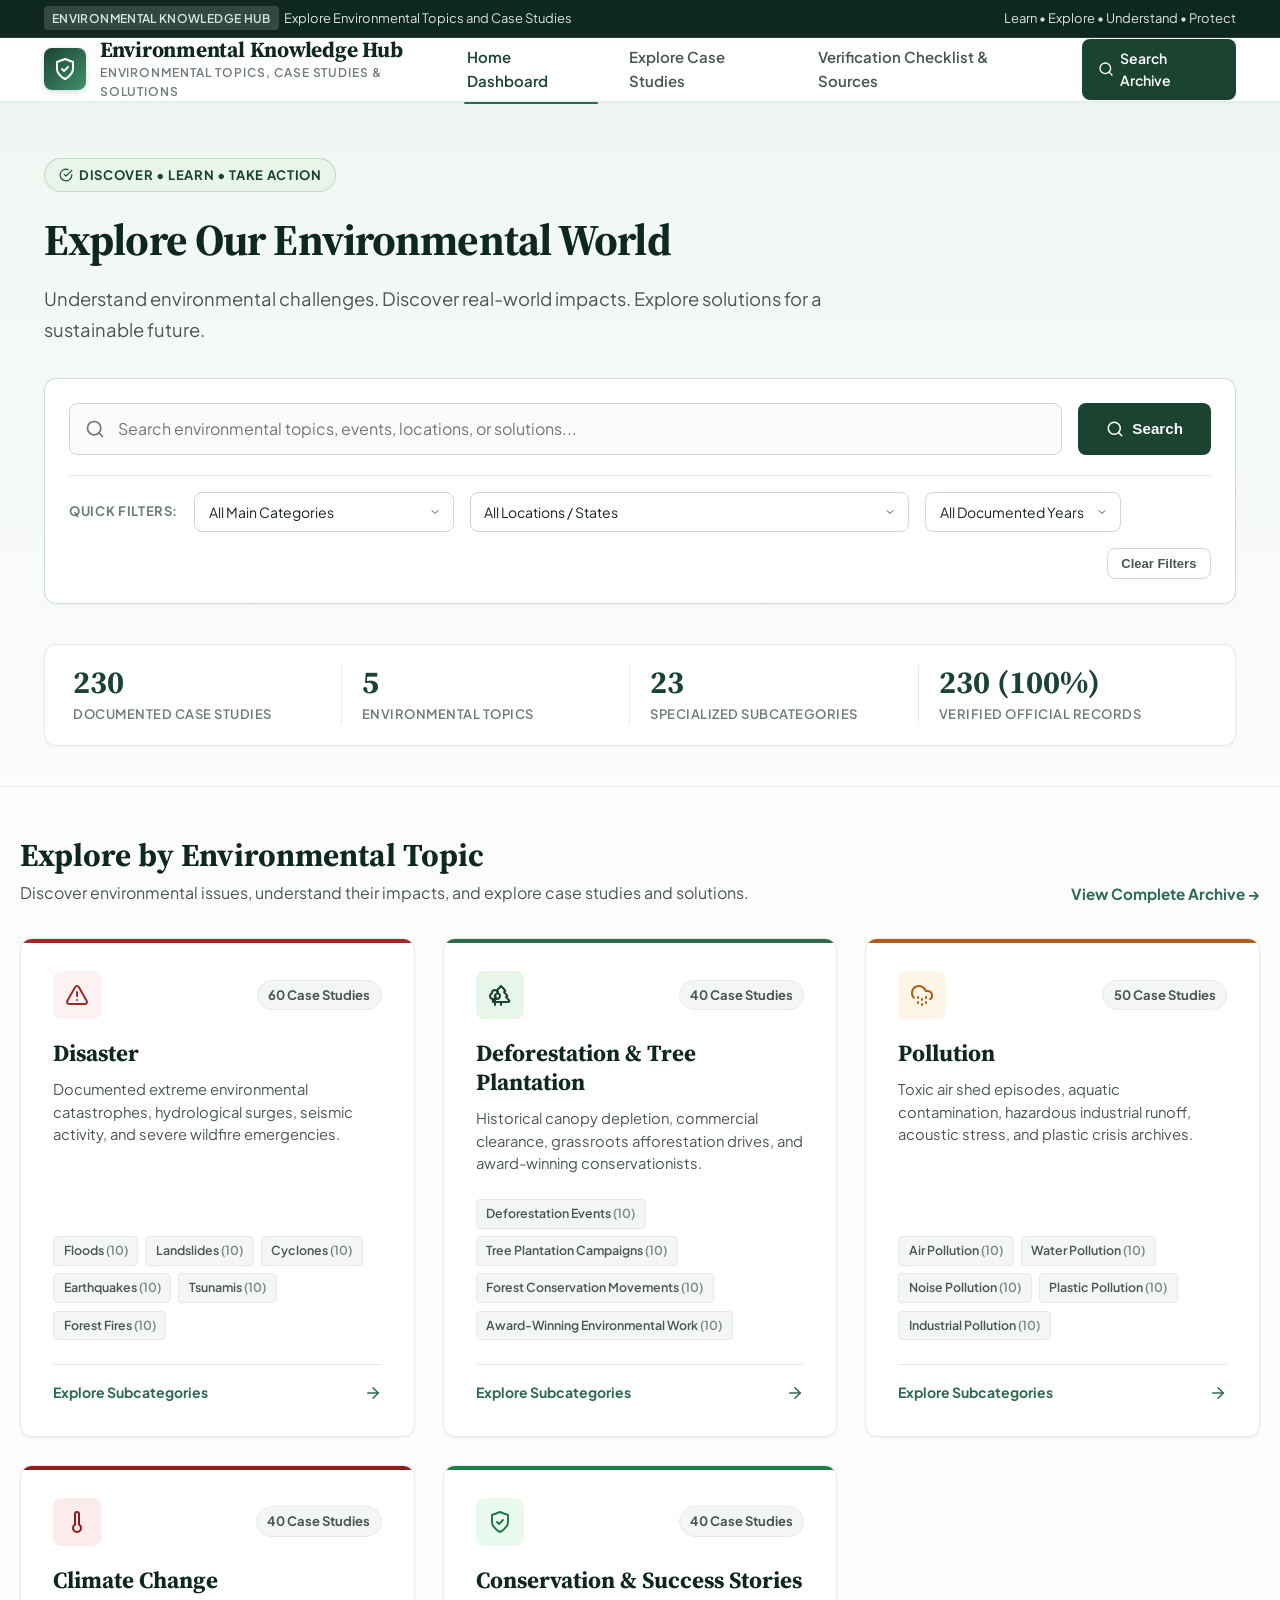
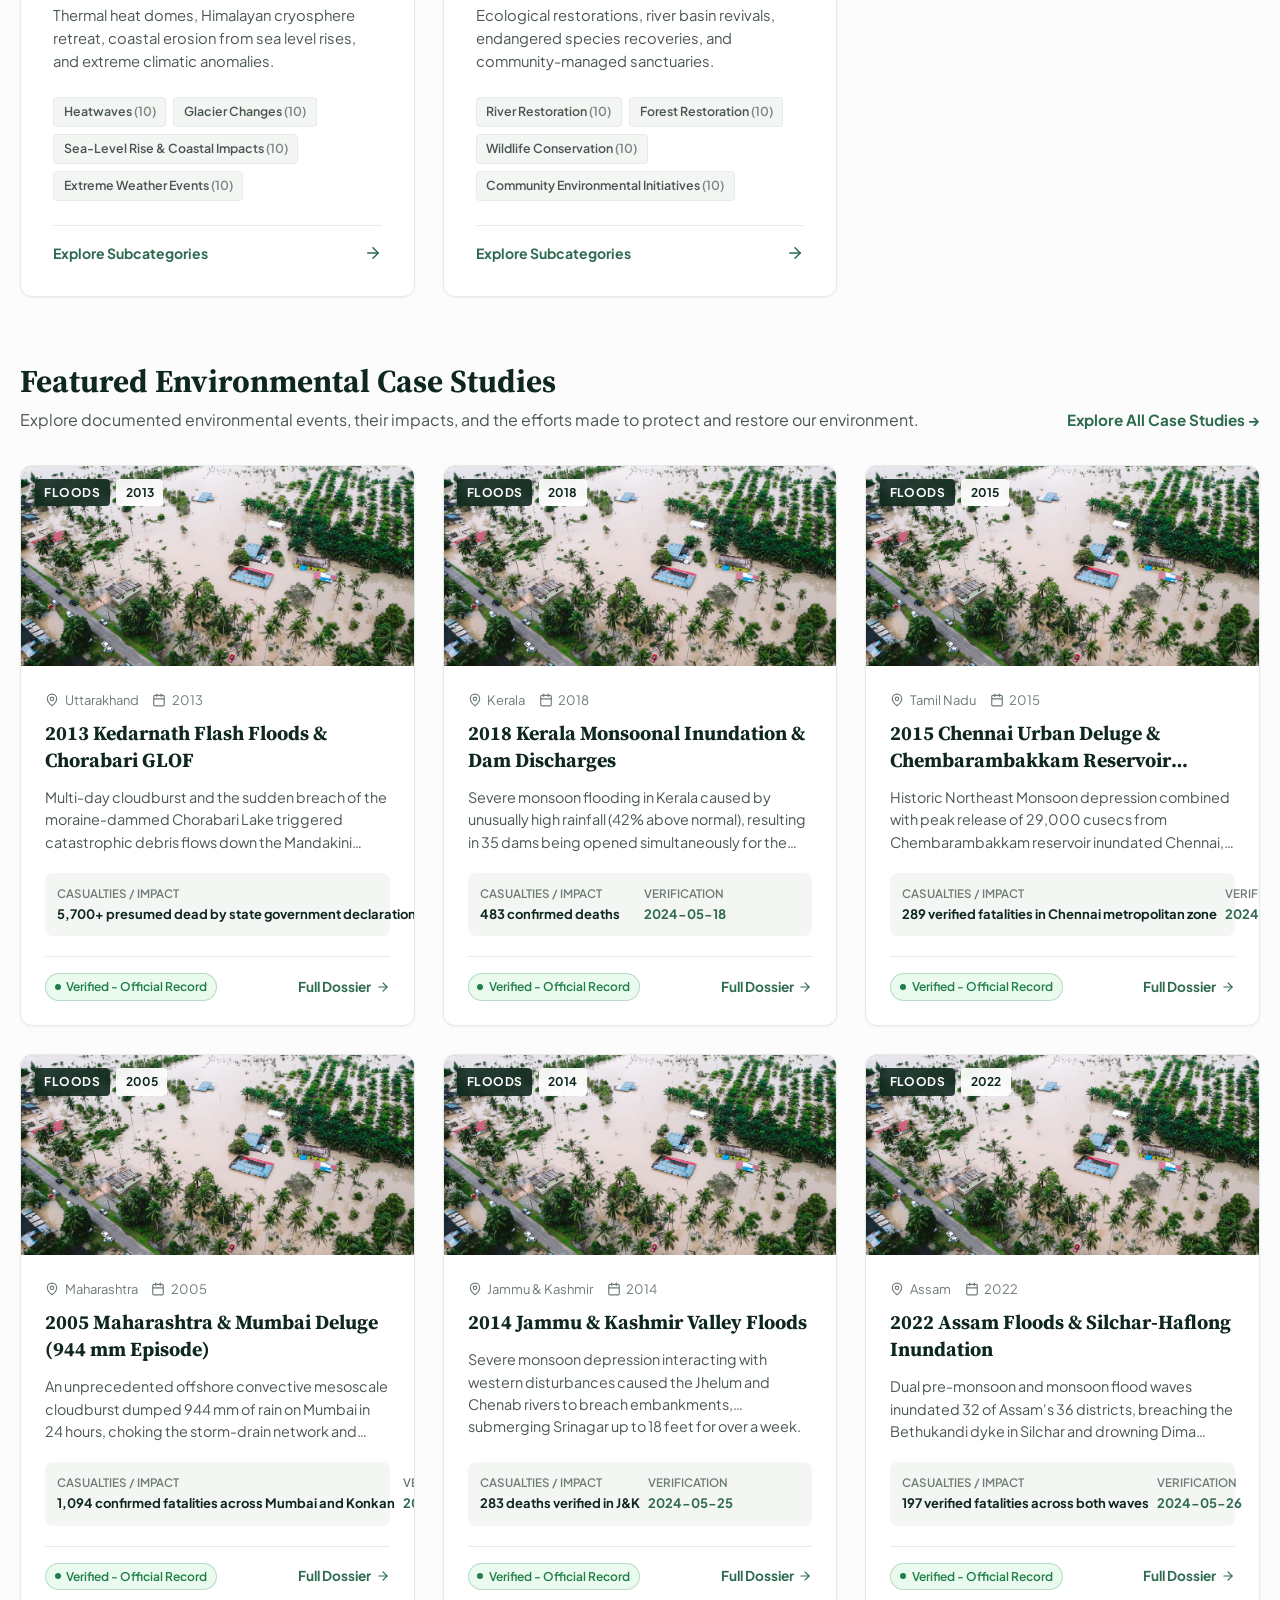
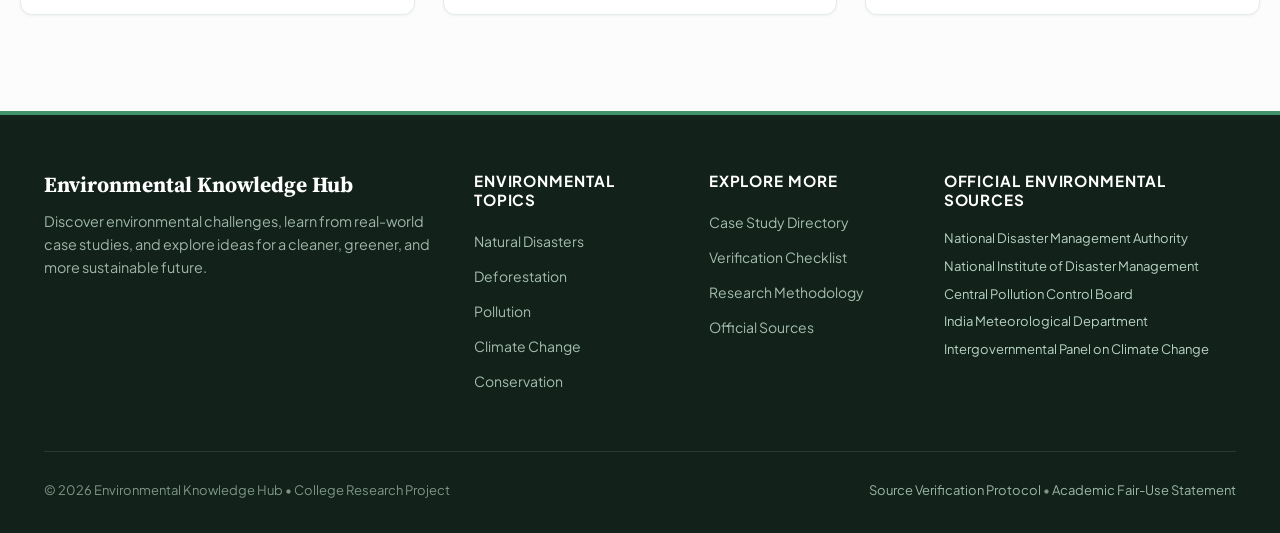
<file: index.html>
<!DOCTYPE html>
<html lang="en">
<head>
  <meta charset="UTF-8">
  <meta name="viewport" content="width=device-width, initial-scale=1.0">

  <title>Environmental Knowledge Hub | Explore Environmental Challenges</title>

  <meta name="description" content="Explore environmental disasters, pollution, climate change, deforestation, and conservation through real-world case studies and environmental knowledge.">

  <link rel="stylesheet" href="css/main.css">
  <link rel="stylesheet" href="css/components.css">
  <link rel="stylesheet" href="css/responsive.css">
</head>

<body>

  <!-- Top Notice Bar -->
  <div class="top-notice-bar">
    <div class="container top-notice-content">
      <span>
        <span class="badge-academic">Environmental Knowledge Hub</span>
        Explore Environmental Topics and Case Studies
      </span>
      <span>
        Learn • Explore • Understand • Protect
      </span>
    </div>
  </div>

  <!-- Main Header -->
  <header class="site-header">
    <div class="container header-inner">

      <a href="index.html" class="site-brand" id="brandLogoLink">
        <div class="brand-icon">
          <svg width="24" height="24" viewBox="0 0 24 24"
               fill="none" stroke="currentColor" stroke-width="2"
               stroke-linecap="round" stroke-linejoin="round">
            <path d="M12 22s8-4 8-10V5l-8-3-8 3v7c0 6 8 10 8 10z"/>
            <path d="m9 12 2 2 4-4"/>
          </svg>
        </div>

        <div class="brand-text">
          <h1>Environmental Knowledge Hub</h1>
          <span class="brand-subtitle">
            Environmental Topics, Case Studies &amp; Solutions
          </span>
        </div>
      </a>

      <button class="mobile-nav-toggle"
              id="mobileNavToggle"
              aria-label="Toggle navigation menu">
        <svg width="22" height="22" viewBox="0 0 24 24"
             fill="none" stroke="currentColor" stroke-width="2"
             stroke-linecap="round" stroke-linejoin="round">
          <line x1="4" x2="20" y1="12" y2="12"/>
          <line x1="4" x2="20" y1="6" y2="6"/>
          <line x1="4" x2="20" y1="18" y2="18"/>
        </svg>
      </button>

      <nav class="site-nav" id="siteNav">
        <a href="index.html" class="nav-link active">Home Dashboard</a>
        <a href="subcategories.html" class="nav-link">Explore Case Studies</a>
        <a href="about.html" class="nav-link">Verification Checklist &amp; Sources</a>
        <a href="subcategories.html" class="nav-btn">
          <svg width="16" height="16" viewBox="0 0 24 24"
               fill="none" stroke="currentColor" stroke-width="2"
               stroke-linecap="round" stroke-linejoin="round">
            <circle cx="11" cy="11" r="8"/>
            <path d="m21 21-4.3-4.3"/>
          </svg>
          Search Archive
        </a>
      </nav>

    </div>
  </header>

  <!-- Hero Section -->
  <section class="editorial-hero">
    <div class="container">

      <div class="hero-badge-wrap">
        <span class="hero-tag">
          <svg width="14" height="14" viewBox="0 0 24 24"
               fill="none" stroke="currentColor" stroke-width="2"
               stroke-linecap="round" stroke-linejoin="round">
            <path d="M22 11.08V12a10 10 0 1 1-5.93-9.14"/>
            <polyline points="22 4 12 14.01 9 11.01"/>
          </svg>
          Discover • Learn • Take Action
        </span>
      </div>

      <!-- Updated Main Heading -->
      <h2 class="hero-title">
        Explore Our Environmental World
      </h2>

      <!-- Updated Subtitle -->
      <p class="hero-lead">
        Understand environmental challenges. Discover real-world impacts.
        Explore solutions for a sustainable future.
      </p>

      <!-- Search Bar and Filters -->
      <div class="search-filter-wrapper">
        <form id="homeSearchForm">

          <div class="search-main-row">
            <div class="search-input-group">
              <svg class="search-icon" viewBox="0 0 24 24"
                   fill="none" stroke="currentColor" stroke-width="2"
                   stroke-linecap="round" stroke-linejoin="round">
                <circle cx="11" cy="11" r="8"/>
                <path d="m21 21-4.3-4.3"/>
              </svg>

              <input
                type="text"
                id="mainSearchInput"
                class="search-input"
                placeholder="Search environmental topics, events, locations, or solutions..."
                aria-label="Search environmental topics and case studies">
            </div>

            <button type="submit" class="btn-search" id="btnHomeSearch">
              <svg width="18" height="18" viewBox="0 0 24 24"
                   fill="none" stroke="currentColor" stroke-width="2"
                   stroke-linecap="round" stroke-linejoin="round">
                <circle cx="11" cy="11" r="8"/>
                <path d="m21 21-4.3-4.3"/>
              </svg>
              Search
            </button>
          </div>

          <div class="filter-row">
            <span class="filter-label">Quick Filters:</span>

            <select id="filterCategory" class="select-filter"
                    aria-label="Filter by Topic Category">
              <option value="all">All Main Categories</option>
            </select>

            <select id="filterLocation" class="select-filter"
                    aria-label="Filter by Location">
              <option value="all">All Locations / States</option>
            </select>

            <select id="filterYear" class="select-filter"
                    aria-label="Filter by Year">
              <option value="all">All Documented Years</option>
            </select>

            <button type="button" class="btn-reset-filters" id="btnResetFilters">
              Clear Filters
            </button>
          </div>

        </form>
      </div>

      <!-- Live Statistics -->
      <div class="live-stats-bar" id="liveStatsBar">

        <div class="stat-item">
          <span class="stat-value" id="statTotalStudies">--</span>
          <span class="stat-label">Documented Case Studies</span>
        </div>

        <div class="stat-item">
          <span class="stat-value" id="statTotalCategories">5</span>
          <span class="stat-label">Environmental Topics</span>
        </div>

        <div class="stat-item">
          <span class="stat-value" id="statTotalSubcategories">23</span>
          <span class="stat-label">Specialized Subcategories</span>
        </div>

        <div class="stat-item">
          <span class="stat-value" id="statVerifiedRatio">--</span>
          <span class="stat-label">Verified Official Records</span>
        </div>

      </div>
    </div>
  </section>

  <!-- Main Environmental Topics -->
  <main class="topics-section container" id="mainContent">

    <div class="section-header">
      <div>
        <h3 class="section-title">Explore by Environmental Topic</h3>
        <p class="section-desc">
          Discover environmental issues, understand their impacts,
          and explore case studies and solutions.
        </p>
      </div>

      <a href="subcategories.html"
         style="font-weight: 700; font-size: 0.95rem; color: var(--color-primary-700);">
        View Complete Archive →
      </a>
    </div>

    <!-- Topic Cards -->
    <div class="topics-grid" id="topicsGrid">
      <div class="state-container" style="grid-column: 1 / -1;">
        <div class="loading-spinner"></div>
        <p class="state-desc">Loading environmental topics...</p>
      </div>
    </div>

    <!-- Featured Case Studies -->
    <div style="margin-top: 4rem;">

      <div class="section-header">
        <div>
          <h3 class="section-title">Featured Environmental Case Studies</h3>
          <p class="section-desc">
            Explore documented environmental events, their impacts,
            and the efforts made to protect and restore our environment.
          </p>
        </div>

        <a href="subcategories.html"
           style="font-weight: 700; font-size: 0.95rem; color: var(--color-primary-700);">
          Explore All Case Studies →
        </a>
      </div>

      <div class="case-study-grid" id="recentStudiesGrid">
        <!-- Rendered dynamically by app.js -->
      </div>

    </div>
  </main>

  <!-- Footer -->
  <footer class="site-footer">
    <div class="container">

      <div class="footer-grid">

        <div class="footer-brand">
          <h3>Environmental Knowledge Hub</h3>
          <p class="footer-desc">
            Discover environmental challenges, learn from real-world
            case studies, and explore ideas for a cleaner, greener,
            and more sustainable future.
          </p>
        </div>

        <div class="footer-column">
          <h4>Environmental Topics</h4>
          <ul class="footer-links">
            <li><a href="subcategories.html?category=disaster">Natural Disasters</a></li>
            <li><a href="subcategories.html?category=deforestation">Deforestation</a></li>
            <li><a href="subcategories.html?category=pollution">Pollution</a></li>
            <li><a href="subcategories.html?category=climate-change">Climate Change</a></li>
            <li><a href="subcategories.html?category=conservation">Conservation</a></li>
          </ul>
        </div>

        <div class="footer-column">
          <h4>Explore More</h4>
          <ul class="footer-links">
            <li><a href="subcategories.html">Case Study Directory</a></li>
            <li><a href="about.html#audit-section">Verification Checklist</a></li>
            <li><a href="about.html#methodology">Research Methodology</a></li>
            <li><a href="about.html#sources-directory">Official Sources</a></li>
          </ul>
        </div>

        <div class="footer-column">
          <h4>Official Environmental Sources</h4>
          <ul class="footer-sources-list">
            <li>
              <a href="https://ndma.gov.in/" target="_blank" rel="noopener noreferrer">
                National Disaster Management Authority
              </a>
            </li>
            <li>
              <a href="https://nidm.gov.in/CaseStudies.asp" target="_blank" rel="noopener noreferrer">
                National Institute of Disaster Management
              </a>
            </li>
            <li>
              <a href="https://cpcb.nic.in/" target="_blank" rel="noopener noreferrer">
                Central Pollution Control Board
              </a>
            </li>
            <li>
              <a href="https://mausam.imd.gov.in/" target="_blank" rel="noopener noreferrer">
                India Meteorological Department
              </a>
            </li>
            <li>
              <a href="https://www.ipcc.ch/" target="_blank" rel="noopener noreferrer">
                Intergovernmental Panel on Climate Change
              </a>
            </li>
          </ul>
        </div>

      </div>

      <div class="footer-bottom">
        <div>
          © 2026 Environmental Knowledge Hub • College Research Project
        </div>

        <div>
          <a href="about.html">Source Verification Protocol</a>
          •
          <a href="about.html#disclaimer">Academic Fair-Use Statement</a>
        </div>
      </div>

    </div>
  </footer>

  <!-- JavaScript -->
  <script src="js/icons.js"></script>
  <script src="js/data-loader.js"></script>
  <script src="js/app.js"></script>
  <script src="data/api-integration.js"></script>

</body>
</html>
</file>
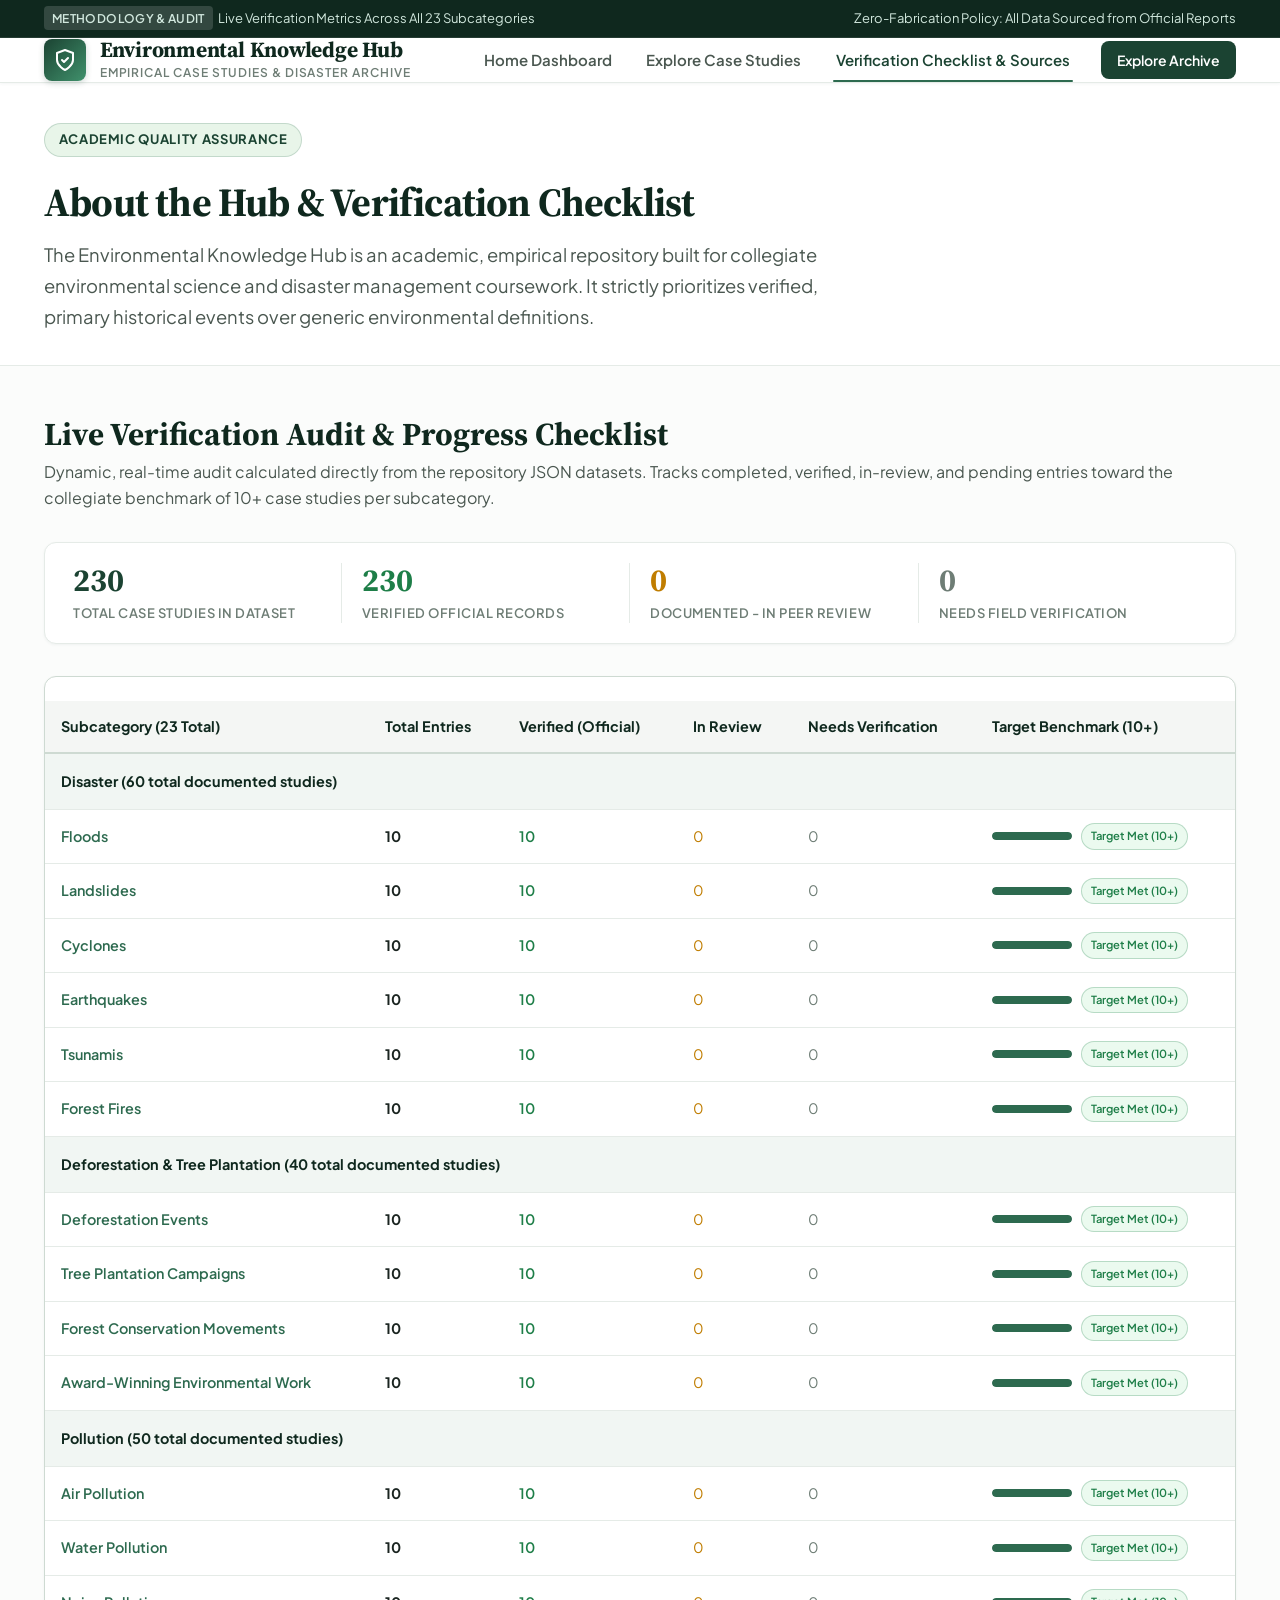
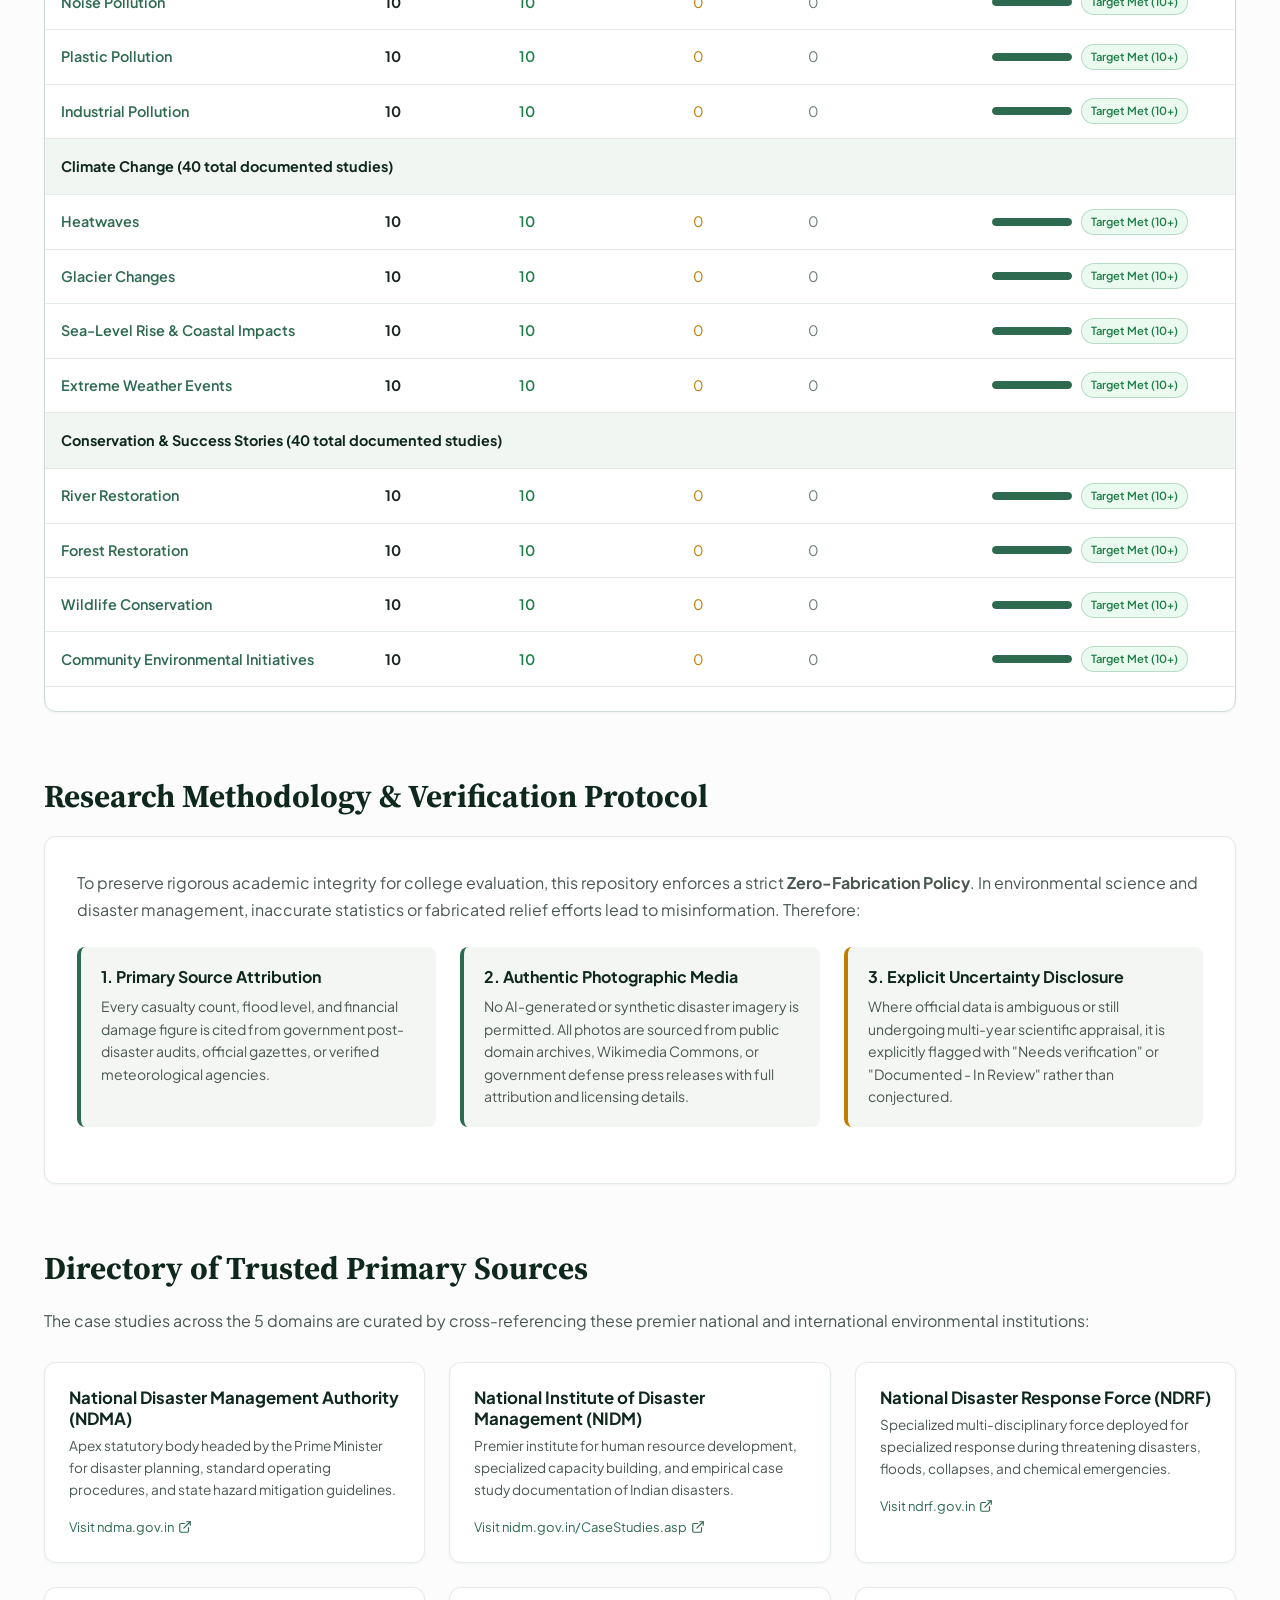
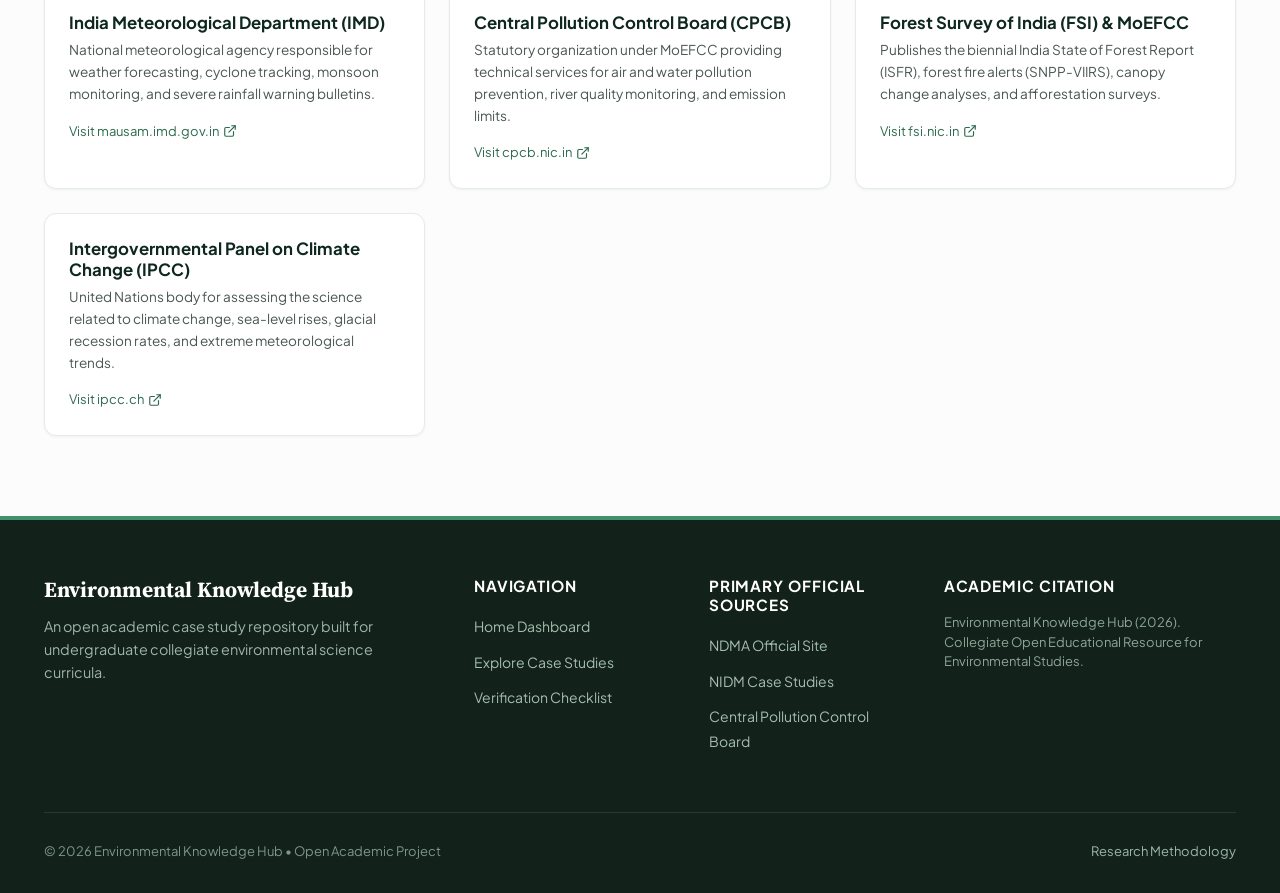
<file: about.html>
<!DOCTYPE html>
<html lang="en">
<head>
  <meta charset="UTF-8">
  <meta name="viewport" content="width=device-width, initial-scale=1.0">
  <title>About & Verification Checklist | Environmental Knowledge Hub</title>
  <meta name="description" content="Research methodology, source verification protocol, live audit breakdown across 23 environmental subcategories, and government archival directory.">
  <link rel="stylesheet" href="css/main.css">
  <link rel="stylesheet" href="css/components.css">
  <link rel="stylesheet" href="css/responsive.css">
</head>
<body>

  <!-- Top Academic Notice Bar -->
  <div class="top-notice-bar">
    <div class="container top-notice-content">
      <span>
        <span class="badge-academic">Methodology & Audit</span>
        Live Verification Metrics Across All 23 Subcategories
      </span>
      <span>
        Zero-Fabrication Policy: All Data Sourced from Official Reports
      </span>
    </div>
  </div>

  <!-- Main Site Header -->
  <header class="site-header">
    <div class="container header-inner">
      <a href="index.html" class="site-brand">
        <div class="brand-icon">
          <svg width="24" height="24" viewBox="0 0 24 24" fill="none" stroke="currentColor" stroke-width="2" stroke-linecap="round" stroke-linejoin="round">
            <path d="M12 22s8-4 8-10V5l-8-3-8 3v7c0 6 8 10 8 10z"/>
            <path d="m9 12 2 2 4-4"/>
          </svg>
        </div>
        <div class="brand-text">
          <h1>Environmental Knowledge Hub</h1>
          <span class="brand-subtitle">Empirical Case Studies & Disaster Archive</span>
        </div>
      </a>

      <button class="mobile-nav-toggle" id="mobileNavToggle" aria-label="Toggle navigation menu">
        <svg width="22" height="22" viewBox="0 0 24 24" fill="none" stroke="currentColor" stroke-width="2" stroke-linecap="round" stroke-linejoin="round">
          <line x1="4" x2="20" y1="12" y2="12"/><line x1="4" x2="20" y1="6" y2="6"/><line x1="4" x2="20" y1="18" y2="18"/>
        </svg>
      </button>

      <nav class="site-nav" id="siteNav">
        <a href="index.html" class="nav-link">Home Dashboard</a>
        <a href="subcategories.html" class="nav-link">Explore Case Studies</a>
        <a href="about.html" class="nav-link active">Verification Checklist & Sources</a>
        <a href="subcategories.html" class="nav-btn">Explore Archive</a>
      </nav>
    </div>
  </header>

  <!-- Hero Banner -->
  <div style="background-color: var(--bg-surface); border-bottom: 1px solid var(--border-subtle); padding: 2.5rem 0 2rem;">
    <div class="container">
      <div class="hero-badge-wrap">
        <span class="hero-tag">Academic Quality Assurance</span>
      </div>
      <h1 class="hero-title" style="font-size: 2.5rem; margin-bottom: 0.75rem;">
        About the Hub & Verification Checklist
      </h1>
      <p class="hero-lead" style="margin-bottom: 0;">
        The Environmental Knowledge Hub is an academic, empirical repository built for collegiate environmental science and disaster management coursework. It strictly prioritizes verified, primary historical events over generic environmental definitions.
      </p>
    </div>
  </div>

  <main class="container" style="padding-top: 3rem; padding-bottom: 5rem;">
    
    <!-- Section 1: Live Verification Audit Table -->
    <section id="audit-section" style="margin-bottom: 4rem;">
      <div class="section-header">
        <div>
          <h2 class="section-title">Live Verification Audit & Progress Checklist</h2>
          <p class="section-desc">
            Dynamic, real-time audit calculated directly from the repository JSON datasets. Tracks completed, verified, in-review, and pending entries toward the collegiate benchmark of 10+ case studies per subcategory.
          </p>
        </div>
      </div>

      <!-- Quick Metrics Counters -->
      <div class="live-stats-bar" style="margin-bottom: 2rem;">
        <div class="stat-item">
          <span class="stat-value" id="auditTotalStudies">--</span>
          <span class="stat-label">Total Case Studies in Dataset</span>
        </div>
        <div class="stat-item">
          <span class="stat-value" id="auditVerifiedCount" style="color: var(--color-success);">--</span>
          <span class="stat-label">Verified Official Records</span>
        </div>
        <div class="stat-item">
          <span class="stat-value" id="auditInReviewCount" style="color: var(--color-warning);">--</span>
          <span class="stat-label">Documented - In Peer Review</span>
        </div>
        <div class="stat-item">
          <span class="stat-value" id="auditUnverifiedCount" style="color: var(--text-muted);">--</span>
          <span class="stat-label">Needs Field Verification</span>
        </div>
      </div>

      <!-- Live Audit Table -->
      <div style="background: var(--bg-surface); border: 1px solid var(--border-medium); border-radius: var(--radius-lg); overflow-x: auto; box-shadow: var(--shadow-sm);">
        <table class="audit-table">
          <thead>
            <tr>
              <th style="min-width: 220px;">Subcategory (23 Total)</th>
              <th>Total Entries</th>
              <th>Verified (Official)</th>
              <th>In Review</th>
              <th>Needs Verification</th>
              <th style="min-width: 180px;">Target Benchmark (10+)</th>
            </tr>
          </thead>
          <tbody id="auditTableBody">
            <tr>
              <td colspan="6" style="text-align: center; padding: 2rem;">
                <div class="loading-spinner"></div>
                <p>Auditing case study records...</p>
              </td>
            </tr>
          </tbody>
        </table>
      </div>
    </section>

    <!-- Section 2: Research Methodology & Verification Protocol -->
    <section id="methodology" style="margin-bottom: 4rem;">
      <h2 class="section-title" style="margin-bottom: 1.25rem;">Research Methodology & Verification Protocol</h2>
      <div style="background: var(--bg-surface); border: 1px solid var(--border-subtle); border-radius: var(--radius-lg); padding: 2rem; box-shadow: var(--shadow-sm);">
        <p style="color: var(--text-secondary); line-height: 1.7; margin-bottom: 1.5rem;">
          To preserve rigorous academic integrity for college evaluation, this repository enforces a strict <strong>Zero-Fabrication Policy</strong>. In environmental science and disaster management, inaccurate statistics or fabricated relief efforts lead to misinformation. Therefore:
        </p>

        <div style="display: grid; grid-template-columns: repeat(auto-fit, minmax(280px, 1fr)); gap: 1.5rem; margin-bottom: 1.5rem;">
          <div style="background: var(--bg-surface-alt); padding: 1.25rem; border-radius: var(--radius-md); border-left: 4px solid var(--color-primary-700);">
            <h4 style="font-family: var(--font-body); font-size: 1rem; color: var(--color-primary-900); margin-bottom: 0.5rem;">1. Primary Source Attribution</h4>
            <p style="font-size: 0.875rem; color: var(--text-secondary); margin: 0;">
              Every casualty count, flood level, and financial damage figure is cited from government post-disaster audits, official gazettes, or verified meteorological agencies.
            </p>
          </div>

          <div style="background: var(--bg-surface-alt); padding: 1.25rem; border-radius: var(--radius-md); border-left: 4px solid var(--color-primary-700);">
            <h4 style="font-family: var(--font-body); font-size: 1rem; color: var(--color-primary-900); margin-bottom: 0.5rem;">2. Authentic Photographic Media</h4>
            <p style="font-size: 0.875rem; color: var(--text-secondary); margin: 0;">
              No AI-generated or synthetic disaster imagery is permitted. All photos are sourced from public domain archives, Wikimedia Commons, or government defense press releases with full attribution and licensing details.
            </p>
          </div>

          <div style="background: var(--bg-surface-alt); padding: 1.25rem; border-radius: var(--radius-md); border-left: 4px solid var(--color-warning);">
            <h4 style="font-family: var(--font-body); font-size: 1rem; color: var(--color-primary-900); margin-bottom: 0.5rem;">3. Explicit Uncertainty Disclosure</h4>
            <p style="font-size: 0.875rem; color: var(--text-secondary); margin: 0;">
              Where official data is ambiguous or still undergoing multi-year scientific appraisal, it is explicitly flagged with "Needs verification" or "Documented - In Review" rather than conjectured.
            </p>
          </div>
        </div>
      </div>
    </section>

    <!-- Section 3: Official Trusted Scientific & Government Directory -->
    <section id="sources-directory">
      <h2 class="section-title" style="margin-bottom: 1.25rem;">Directory of Trusted Primary Sources</h2>
      <p class="section-desc" style="margin-bottom: 1.75rem;">
        The case studies across the 5 domains are curated by cross-referencing these premier national and international environmental institutions:
      </p>

      <div style="display: grid; grid-template-columns: repeat(auto-fit, minmax(320px, 1fr)); gap: 1.5rem;">
        
        <div class="sidebar-box">
          <h4 style="font-family: var(--font-body); font-size: 1.05rem; color: var(--color-primary-900); margin-bottom: 0.4rem;">
            National Disaster Management Authority (NDMA)
          </h4>
          <p style="font-size: 0.85rem; color: var(--text-secondary); margin-bottom: 0.75rem;">
            Apex statutory body headed by the Prime Minister for disaster planning, standard operating procedures, and state hazard mitigation guidelines.
          </p>
          <a href="https://ndma.gov.in/" target="_blank" rel="noopener noreferrer" class="reference-link">
            Visit ndma.gov.in <svg width="14" height="14" viewBox="0 0 24 24" fill="none" stroke="currentColor" stroke-width="2" stroke-linecap="round" stroke-linejoin="round"><path d="M18 13v6a2 2 0 0 1-2 2H5a2 2 0 0 1-2-2V8a2 2 0 0 1 2-2h6"/><polyline points="15 3 21 3 21 9"/><line x1="10" y1="14" x2="21" y2="3"/></svg>
          </a>
        </div>

        <div class="sidebar-box">
          <h4 style="font-family: var(--font-body); font-size: 1.05rem; color: var(--color-primary-900); margin-bottom: 0.4rem;">
            National Institute of Disaster Management (NIDM)
          </h4>
          <p style="font-size: 0.85rem; color: var(--text-secondary); margin-bottom: 0.75rem;">
            Premier institute for human resource development, specialized capacity building, and empirical case study documentation of Indian disasters.
          </p>
          <a href="https://nidm.gov.in/CaseStudies.asp" target="_blank" rel="noopener noreferrer" class="reference-link">
            Visit nidm.gov.in/CaseStudies.asp <svg width="14" height="14" viewBox="0 0 24 24" fill="none" stroke="currentColor" stroke-width="2" stroke-linecap="round" stroke-linejoin="round"><path d="M18 13v6a2 2 0 0 1-2 2H5a2 2 0 0 1-2-2V8a2 2 0 0 1 2-2h6"/><polyline points="15 3 21 3 21 9"/><line x1="10" y1="14" x2="21" y2="3"/></svg>
          </a>
        </div>

        <div class="sidebar-box">
          <h4 style="font-family: var(--font-body); font-size: 1.05rem; color: var(--color-primary-900); margin-bottom: 0.4rem;">
            National Disaster Response Force (NDRF)
          </h4>
          <p style="font-size: 0.85rem; color: var(--text-secondary); margin-bottom: 0.75rem;">
            Specialized multi-disciplinary force deployed for specialized response during threatening disasters, floods, collapses, and chemical emergencies.
          </p>
          <a href="https://ndrf.gov.in/" target="_blank" rel="noopener noreferrer" class="reference-link">
            Visit ndrf.gov.in <svg width="14" height="14" viewBox="0 0 24 24" fill="none" stroke="currentColor" stroke-width="2" stroke-linecap="round" stroke-linejoin="round"><path d="M18 13v6a2 2 0 0 1-2 2H5a2 2 0 0 1-2-2V8a2 2 0 0 1 2-2h6"/><polyline points="15 3 21 3 21 9"/><line x1="10" y1="14" x2="21" y2="3"/></svg>
          </a>
        </div>

        <div class="sidebar-box">
          <h4 style="font-family: var(--font-body); font-size: 1.05rem; color: var(--color-primary-900); margin-bottom: 0.4rem;">
            India Meteorological Department (IMD)
          </h4>
          <p style="font-size: 0.85rem; color: var(--text-secondary); margin-bottom: 0.75rem;">
            National meteorological agency responsible for weather forecasting, cyclone tracking, monsoon monitoring, and severe rainfall warning bulletins.
          </p>
          <a href="https://mausam.imd.gov.in/" target="_blank" rel="noopener noreferrer" class="reference-link">
            Visit mausam.imd.gov.in <svg width="14" height="14" viewBox="0 0 24 24" fill="none" stroke="currentColor" stroke-width="2" stroke-linecap="round" stroke-linejoin="round"><path d="M18 13v6a2 2 0 0 1-2 2H5a2 2 0 0 1-2-2V8a2 2 0 0 1 2-2h6"/><polyline points="15 3 21 3 21 9"/><line x1="10" y1="14" x2="21" y2="3"/></svg>
          </a>
        </div>

        <div class="sidebar-box">
          <h4 style="font-family: var(--font-body); font-size: 1.05rem; color: var(--color-primary-900); margin-bottom: 0.4rem;">
            Central Pollution Control Board (CPCB)
          </h4>
          <p style="font-size: 0.85rem; color: var(--text-secondary); margin-bottom: 0.75rem;">
            Statutory organization under MoEFCC providing technical services for air and water pollution prevention, river quality monitoring, and emission limits.
          </p>
          <a href="https://cpcb.nic.in/" target="_blank" rel="noopener noreferrer" class="reference-link">
            Visit cpcb.nic.in <svg width="14" height="14" viewBox="0 0 24 24" fill="none" stroke="currentColor" stroke-width="2" stroke-linecap="round" stroke-linejoin="round"><path d="M18 13v6a2 2 0 0 1-2 2H5a2 2 0 0 1-2-2V8a2 2 0 0 1 2-2h6"/><polyline points="15 3 21 3 21 9"/><line x1="10" y1="14" x2="21" y2="3"/></svg>
          </a>
        </div>

        <div class="sidebar-box">
          <h4 style="font-family: var(--font-body); font-size: 1.05rem; color: var(--color-primary-900); margin-bottom: 0.4rem;">
            Forest Survey of India (FSI) & MoEFCC
          </h4>
          <p style="font-size: 0.85rem; color: var(--text-secondary); margin-bottom: 0.75rem;">
            Publishes the biennial India State of Forest Report (ISFR), forest fire alerts (SNPP-VIIRS), canopy change analyses, and afforestation surveys.
          </p>
          <a href="https://fsi.nic.in/" target="_blank" rel="noopener noreferrer" class="reference-link">
            Visit fsi.nic.in <svg width="14" height="14" viewBox="0 0 24 24" fill="none" stroke="currentColor" stroke-width="2" stroke-linecap="round" stroke-linejoin="round"><path d="M18 13v6a2 2 0 0 1-2 2H5a2 2 0 0 1-2-2V8a2 2 0 0 1 2-2h6"/><polyline points="15 3 21 3 21 9"/><line x1="10" y1="14" x2="21" y2="3"/></svg>
          </a>
        </div>

        <div class="sidebar-box">
          <h4 style="font-family: var(--font-body); font-size: 1.05rem; color: var(--color-primary-900); margin-bottom: 0.4rem;">
            Intergovernmental Panel on Climate Change (IPCC)
          </h4>
          <p style="font-size: 0.85rem; color: var(--text-secondary); margin-bottom: 0.75rem;">
            United Nations body for assessing the science related to climate change, sea-level rises, glacial recession rates, and extreme meteorological trends.
          </p>
          <a href="https://www.ipcc.ch/" target="_blank" rel="noopener noreferrer" class="reference-link">
            Visit ipcc.ch <svg width="14" height="14" viewBox="0 0 24 24" fill="none" stroke="currentColor" stroke-width="2" stroke-linecap="round" stroke-linejoin="round"><path d="M18 13v6a2 2 0 0 1-2 2H5a2 2 0 0 1-2-2V8a2 2 0 0 1 2-2h6"/><polyline points="15 3 21 3 21 9"/><line x1="10" y1="14" x2="21" y2="3"/></svg>
          </a>
        </div>
      </div>
    </section>

  </main>

  <!-- Footer -->
  <footer class="site-footer">
    <div class="container">
      <div class="footer-grid">
        <div class="footer-brand">
          <h3>Environmental Knowledge Hub</h3>
          <p class="footer-desc">
            An open academic case study repository built for undergraduate collegiate environmental science curricula.
          </p>
        </div>

        <div class="footer-column">
          <h4>Navigation</h4>
          <ul class="footer-links">
            <li><a href="index.html">Home Dashboard</a></li>
            <li><a href="subcategories.html">Explore Case Studies</a></li>
            <li><a href="about.html">Verification Checklist</a></li>
          </ul>
        </div>

        <div class="footer-column">
          <h4>Primary Official Sources</h4>
          <ul class="footer-links">
            <li><a href="https://ndma.gov.in/" target="_blank" rel="noopener noreferrer">NDMA Official Site</a></li>
            <li><a href="https://nidm.gov.in/CaseStudies.asp" target="_blank" rel="noopener noreferrer">NIDM Case Studies</a></li>
            <li><a href="https://cpcb.nic.in/" target="_blank" rel="noopener noreferrer">Central Pollution Control Board</a></li>
          </ul>
        </div>

        <div class="footer-column">
          <h4>Academic Citation</h4>
          <p style="font-size: 0.8125rem; color: #8da698; line-height: 1.5;">
            Environmental Knowledge Hub (2026). Collegiate Open Educational Resource for Environmental Studies.
          </p>
        </div>
      </div>

      <div class="footer-bottom">
        <div>
          © 2026 Environmental Knowledge Hub • Open Academic Project
        </div>
        <div>
          <a href="about.html#methodology">Research Methodology</a>
        </div>
      </div>
    </div>
  </footer>

  <script src="js/icons.js"></script>
  <script src="js/data-loader.js"></script>
  <script src="js/verification-audit.js"></script>
</body>
</html>
</file>
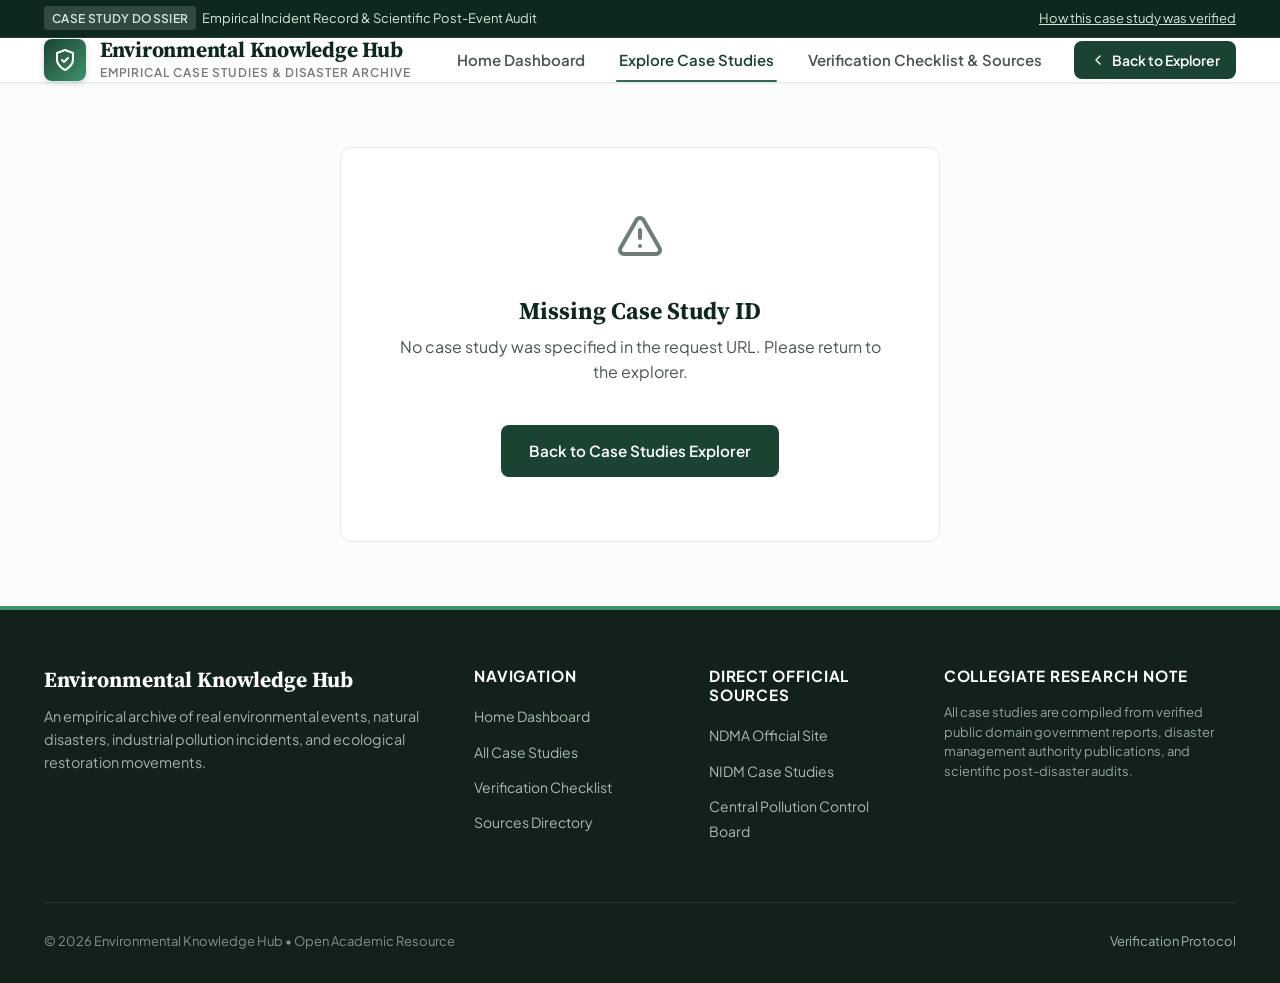
<file: case-study.html>
<!DOCTYPE html>
<html lang="en">
<head>
  <meta charset="UTF-8">
  <meta name="viewport" content="width=device-width, initial-scale=1.0">
  <title>Case Study Dossier | Environmental Knowledge Hub</title>
  <meta name="description" content="In-depth factual environmental case study dossier with chronology, damages, rescue mobilization, and verified government references.">
  <link rel="stylesheet" href="css/main.css">
  <link rel="stylesheet" href="css/components.css">
  <link rel="stylesheet" href="css/responsive.css">
</head>
<body>

  <!-- Top Academic Notice Bar -->
  <div class="top-notice-bar">
    <div class="container top-notice-content">
      <span>
        <span class="badge-academic">Case Study Dossier</span>
        Empirical Incident Record & Scientific Post-Event Audit
      </span>
      <span>
        <a href="about.html" style="color: #d1e7dd; text-decoration: underline;">How this case study was verified</a>
      </span>
    </div>
  </div>

  <!-- Main Site Header -->
  <header class="site-header">
    <div class="container header-inner">
      <a href="index.html" class="site-brand">
        <div class="brand-icon">
          <svg width="24" height="24" viewBox="0 0 24 24" fill="none" stroke="currentColor" stroke-width="2" stroke-linecap="round" stroke-linejoin="round">
            <path d="M12 22s8-4 8-10V5l-8-3-8 3v7c0 6 8 10 8 10z"/>
            <path d="m9 12 2 2 4-4"/>
          </svg>
        </div>
        <div class="brand-text">
          <h1>Environmental Knowledge Hub</h1>
          <span class="brand-subtitle">Empirical Case Studies & Disaster Archive</span>
        </div>
      </a>

      <button class="mobile-nav-toggle" id="mobileNavToggle" aria-label="Toggle navigation menu">
        <svg width="22" height="22" viewBox="0 0 24 24" fill="none" stroke="currentColor" stroke-width="2" stroke-linecap="round" stroke-linejoin="round">
          <line x1="4" x2="20" y1="12" y2="12"/><line x1="4" x2="20" y1="6" y2="6"/><line x1="4" x2="20" y1="18" y2="18"/>
        </svg>
      </button>

      <nav class="site-nav" id="siteNav">
        <a href="index.html" class="nav-link">Home Dashboard</a>
        <a href="subcategories.html" class="nav-link active">Explore Case Studies</a>
        <a href="about.html" class="nav-link">Verification Checklist & Sources</a>
        <a href="subcategories.html" class="nav-btn">
          <svg width="16" height="16" viewBox="0 0 24 24" fill="none" stroke="currentColor" stroke-width="2" stroke-linecap="round" stroke-linejoin="round">
            <polyline points="15 18 9 12 15 6"></polyline>
          </svg>
          Back to Explorer
        </a>
      </nav>
    </div>
  </header>

  <!-- Container for Case Study Content (Handled by case-study-detail.js) -->
  <div id="caseDetailContainer">
    <!-- Header & Fact Banner -->
    <section class="case-detail-header">
      <div class="container">
        <nav class="breadcrumbs" id="detailBreadcrumbs" aria-label="Breadcrumb navigation">
          <!-- Rendered dynamically -->
        </nav>

        <div id="detailHeaderBlock">
          <!-- Rendered dynamically -->
        </div>

        <div class="case-key-facts-panel" id="detailKeyFacts">
          <!-- Rendered dynamically -->
        </div>
      </div>
    </section>

    <!-- Main Content Layout -->
    <main class="container">
      <div class="detail-content-layout">
        <!-- Main Dossier Column -->
        <div class="detail-main-column">
          <!-- Photographic Media with Credit & License -->
          <div id="detailMediaContainer">
            <!-- Rendered dynamically -->
          </div>

          <!-- Section 1: Chronological Event Timeline -->
          <div class="detail-section-block">
            <h3 class="detail-section-title">
              <svg width="20" height="20" viewBox="0 0 24 24" fill="none" stroke="currentColor" stroke-width="2" stroke-linecap="round" stroke-linejoin="round">
                <circle cx="12" cy="12" r="10"/><polyline points="12 6 12 12 16 14"/>
              </svg>
              Chronological Event Timeline
            </h3>
            <div id="detailTimeline"></div>
          </div>

          <!-- Section 2: Verified Causes & Triggering Factors -->
          <div class="detail-section-block">
            <h3 class="detail-section-title">
              <svg width="20" height="20" viewBox="0 0 24 24" fill="none" stroke="currentColor" stroke-width="2" stroke-linecap="round" stroke-linejoin="round">
                <path d="m21.73 18-8-14a2 2 0 0 0-3.48 0l-8 14A2 2 0 0 0 4 21h16a2 2 0 0 0 1.73-3Z"/><line x1="12" y1="9" x2="12" y2="13"/><line x1="12" y1="17" x2="12.01" y2="17"/>
              </svg>
              Reported Causes & Triggering Mechanisms
            </h3>
            <div id="detailCauses"></div>
          </div>

          <!-- Section 3: Comprehensive Impact & Damage Assessment -->
          <div class="detail-section-block">
            <h3 class="detail-section-title">
              <svg width="20" height="20" viewBox="0 0 24 24" fill="none" stroke="currentColor" stroke-width="2" stroke-linecap="round" stroke-linejoin="round">
                <path d="M16 21v-2a4 4 0 0 0-4-4H6a4 4 0 0 0-4 4v2"/><circle cx="9" cy="7" r="4"/><path d="M22 21v-2a4 4 0 0 0-3-3.87"/><path d="M16 3.13a4 4 0 0 1 0 7.75"/>
              </svg>
              Human, Ecological & Economic Damage Assessment
            </h3>
            <div id="detailImpact"></div>
          </div>

          <!-- Section 4: Emergency Response & Rescue Mobilization -->
          <div class="detail-section-block">
            <h3 class="detail-section-title">
              <svg width="20" height="20" viewBox="0 0 24 24" fill="none" stroke="currentColor" stroke-width="2" stroke-linecap="round" stroke-linejoin="round">
                <path d="M12 22s8-4 8-10V5l-8-3-8 3v7c0 6 8 10 8 10z"/><path d="m9 12 2 2 4-4"/>
              </svg>
              Government Response & Rescue Operations
            </h3>
            <div id="detailRescue"></div>
          </div>

          <!-- Section 5: Relief, Rehabilitation & Subsequent Solutions -->
          <div class="detail-section-block">
            <h3 class="detail-section-title">
              <svg width="20" height="20" viewBox="0 0 24 24" fill="none" stroke="currentColor" stroke-width="2" stroke-linecap="round" stroke-linejoin="round">
                <path d="M22 11.08V12a10 10 0 1 1-5.93-9.14"/><polyline points="22 4 12 14.01 9 11.01"/>
              </svg>
              Relief, Long-term Rehabilitation & Institutional Reforms
            </h3>
            <div id="detailRelief"></div>
          </div>

          <!-- Section 6: Official References & Archival Sources -->
          <div class="detail-section-block">
            <h3 class="detail-section-title">
              <svg width="20" height="20" viewBox="0 0 24 24" fill="none" stroke="currentColor" stroke-width="2" stroke-linecap="round" stroke-linejoin="round">
                <path d="M14 2H6a2 2 0 0 0-2 2v16a2 2 0 0 0 2 2h12a2 2 0 0 0 2-2V8z"/><polyline points="14 2 14 8 20 8"/><line x1="16" y1="13" x2="8" y2="13"/><line x1="16" y1="17" x2="8" y2="17"/><polyline points="10 9 9 9 8 9"/>
              </svg>
              Official References & Primary Scientific Documentation
            </h3>
            <div id="detailReferences"></div>
          </div>
        </div>

        <!-- Sidebar Column -->
        <aside class="detail-sidebar">
          <!-- Verification Box -->
          <div class="sidebar-box">
            <h4 class="sidebar-box-title">Source Verification Audit</h4>
            <div id="sidebarVerificationBox">
              <!-- Rendered dynamically -->
            </div>
          </div>

          <!-- Share / Print Box -->
          <div class="sidebar-box">
            <h4 class="sidebar-box-title">Academic Citation</h4>
            <p style="font-size: 0.8125rem; color: var(--text-secondary); line-height: 1.5; margin-bottom: 1rem;">
              Cite this record in collegiate research:
            </p>
            <div style="background: var(--bg-surface-alt); padding: 0.75rem; border-radius: var(--radius-sm); font-size: 0.775rem; font-family: monospace; color: var(--text-main); word-break: break-all; margin-bottom: 1rem; border: 1px solid var(--border-subtle);">
              Environmental Knowledge Hub (2026). "Case Study Dossier". Verified College Archive.
            </div>
            <button onclick="window.print()" class="pill-item" style="width: 100%; justify-content: center; cursor: pointer;">
              <svg width="16" height="16" viewBox="0 0 24 24" fill="none" stroke="currentColor" stroke-width="2" stroke-linecap="round" stroke-linejoin="round">
                <polyline points="6 9 6 2 18 2 18 9"></polyline>
                <path d="M6 18H4a2 2 0 0 1-2-2v-5a2 2 0 0 1 2-2h16a2 2 0 0 1 2 2v5a2 2 0 0 1-2 2h-2"></path>
                <rect width="12" height="8" x="6" y="14"></rect>
              </svg>
              Print / Save Dossier PDF
            </button>
          </div>

          <!-- Related Studies Box -->
          <div class="sidebar-box">
            <h4 class="sidebar-box-title">Related Case Studies</h4>
            <div id="sidebarRelatedStudies">
              <!-- Rendered dynamically -->
            </div>
          </div>
        </aside>
      </div>
    </main>
  </div>

  <!-- Footer -->
  <footer class="site-footer">
    <div class="container">
      <div class="footer-grid">
        <div class="footer-brand">
          <h3>Environmental Knowledge Hub</h3>
          <p class="footer-desc">
            An empirical archive of real environmental events, natural disasters, industrial pollution incidents, and ecological restoration movements.
          </p>
        </div>

        <div class="footer-column">
          <h4>Navigation</h4>
          <ul class="footer-links">
            <li><a href="index.html">Home Dashboard</a></li>
            <li><a href="subcategories.html">All Case Studies</a></li>
            <li><a href="about.html">Verification Checklist</a></li>
            <li><a href="about.html#sources-directory">Sources Directory</a></li>
          </ul>
        </div>

        <div class="footer-column">
          <h4>Direct Official Sources</h4>
          <ul class="footer-links">
            <li><a href="https://ndma.gov.in/" target="_blank" rel="noopener noreferrer">NDMA Official Site</a></li>
            <li><a href="https://nidm.gov.in/CaseStudies.asp" target="_blank" rel="noopener noreferrer">NIDM Case Studies</a></li>
            <li><a href="https://cpcb.nic.in/" target="_blank" rel="noopener noreferrer">Central Pollution Control Board</a></li>
          </ul>
        </div>

        <div class="footer-column">
          <h4>Collegiate Research Note</h4>
          <p style="font-size: 0.8125rem; color: #8da698; line-height: 1.5;">
            All case studies are compiled from verified public domain government reports, disaster management authority publications, and scientific post-disaster audits.
          </p>
        </div>
      </div>

      <div class="footer-bottom">
        <div>
          © 2026 Environmental Knowledge Hub • Open Academic Resource
        </div>
        <div>
          <a href="about.html">Verification Protocol</a>
        </div>
      </div>
    </div>
  </footer>

  <script src="js/icons.js"></script>
  <script src="js/data-loader.js"></script>
  <script src="js/case-study-detail.js"></script>
</body>
</html>
</file>
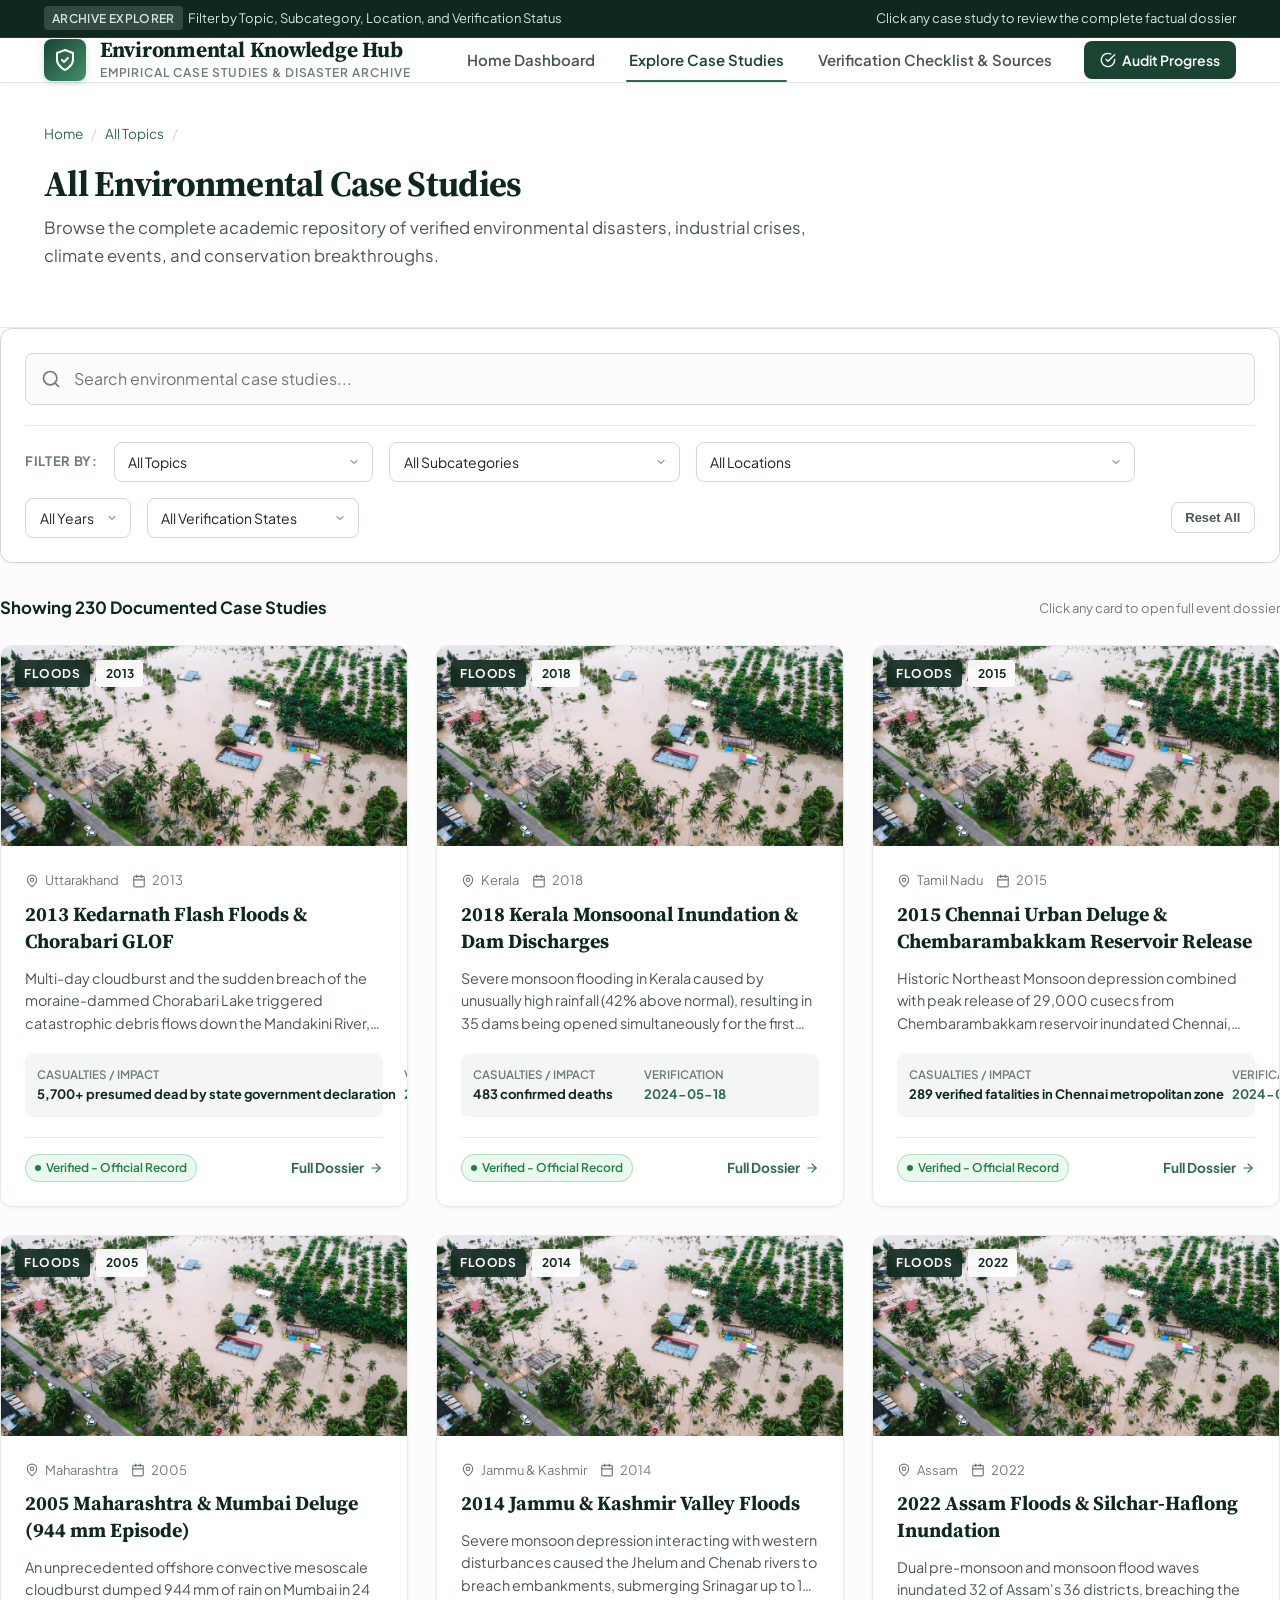
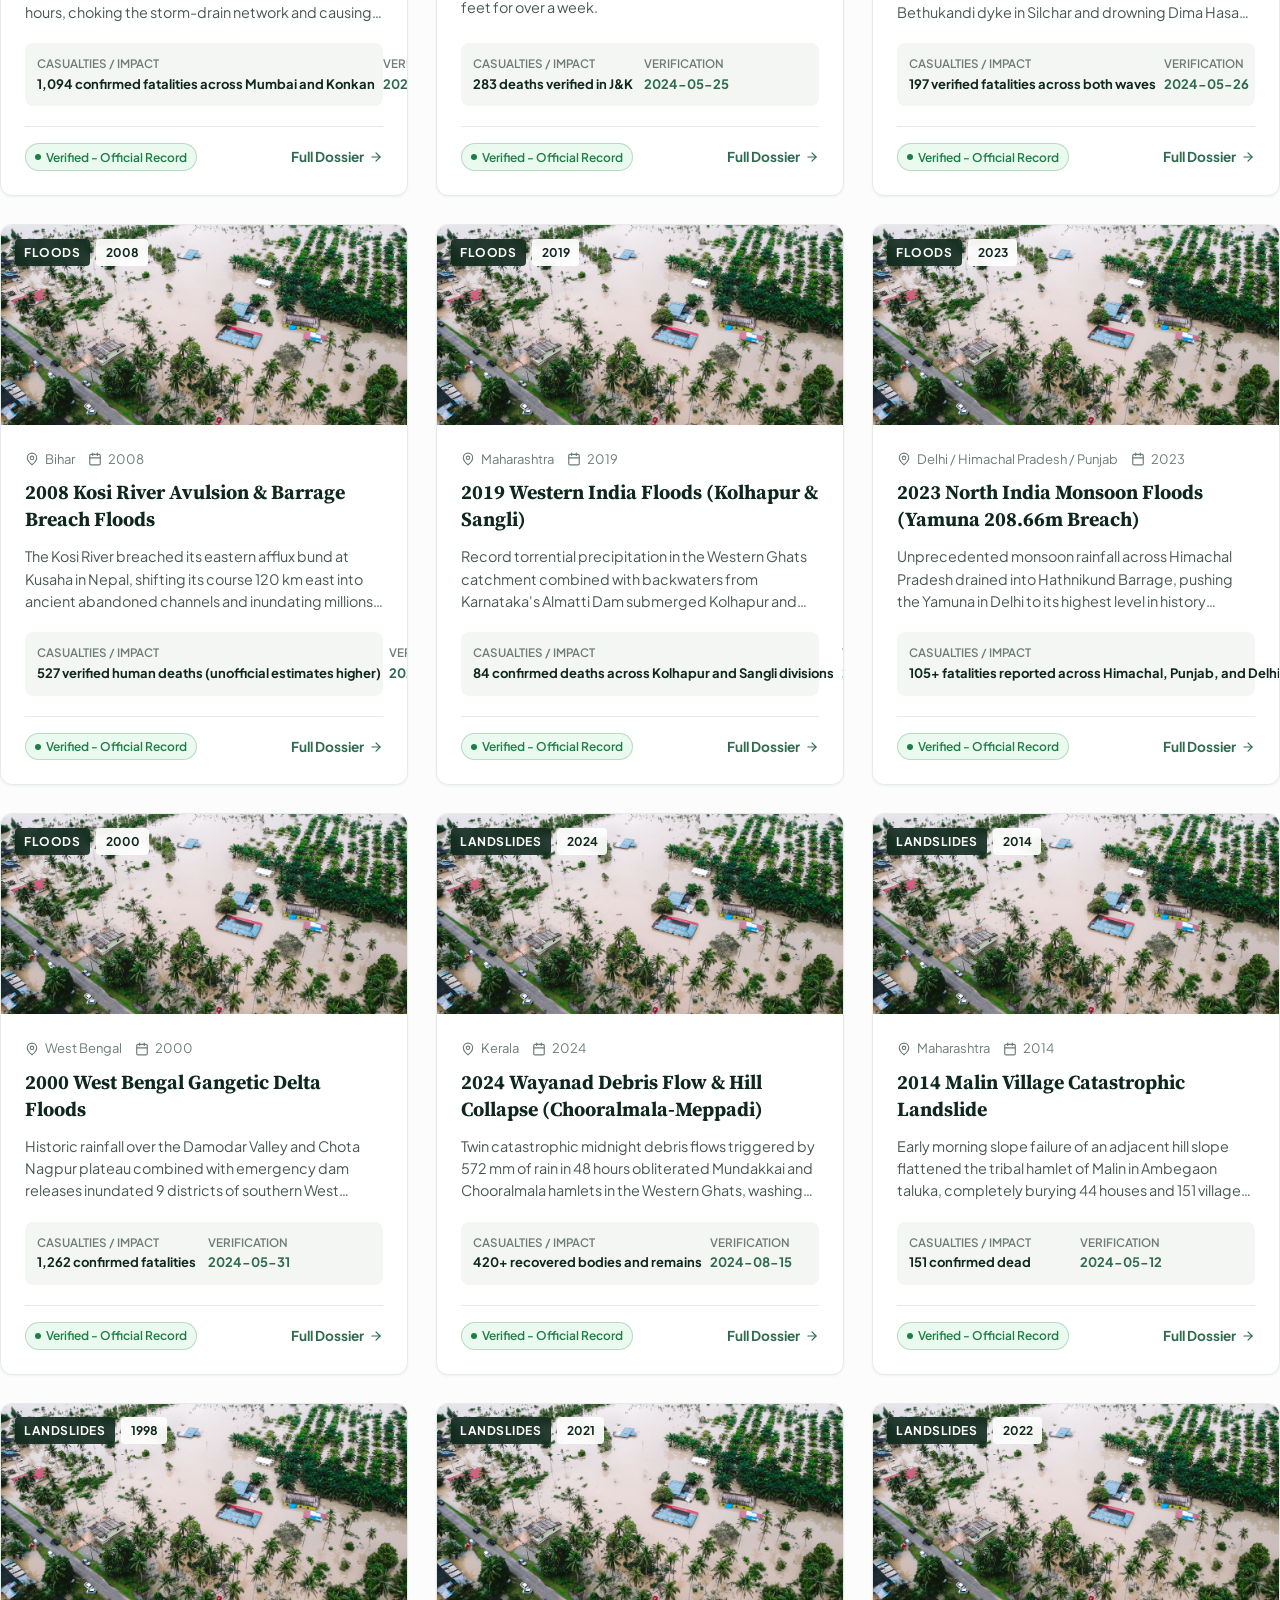
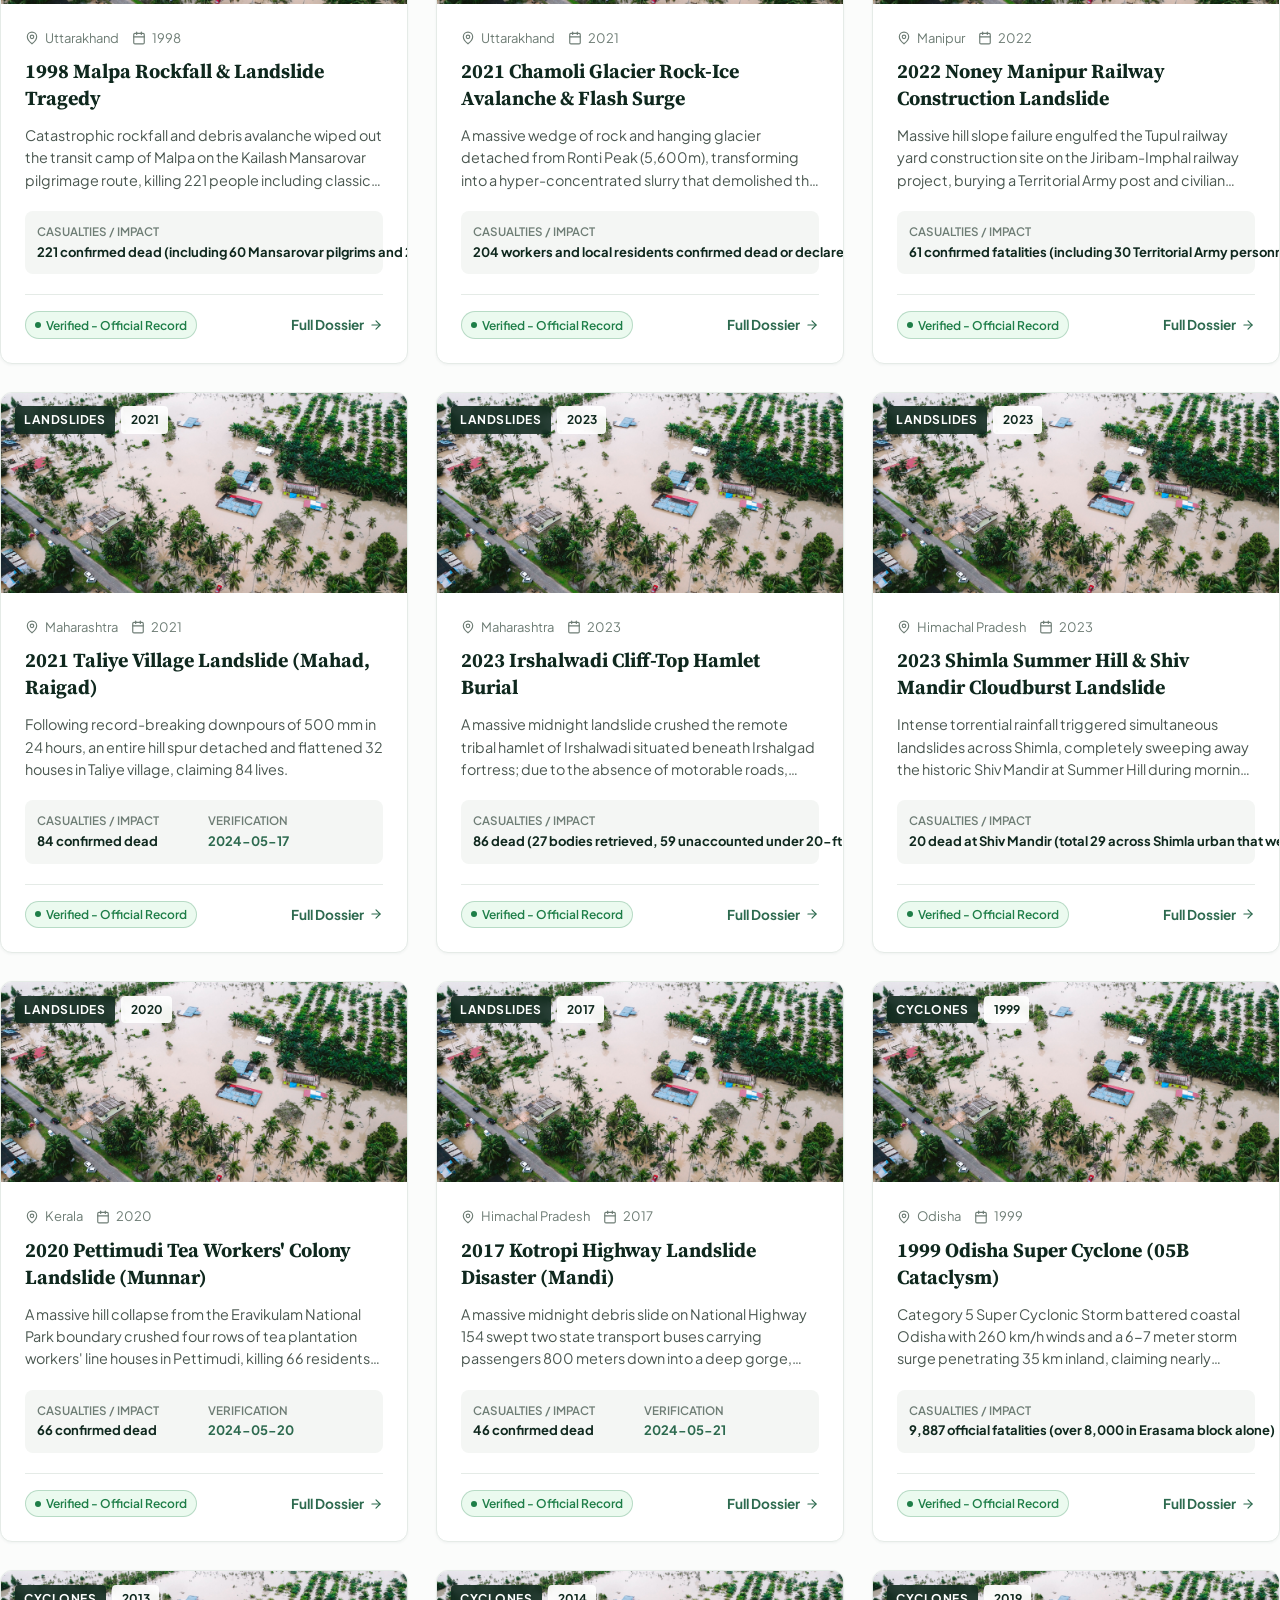
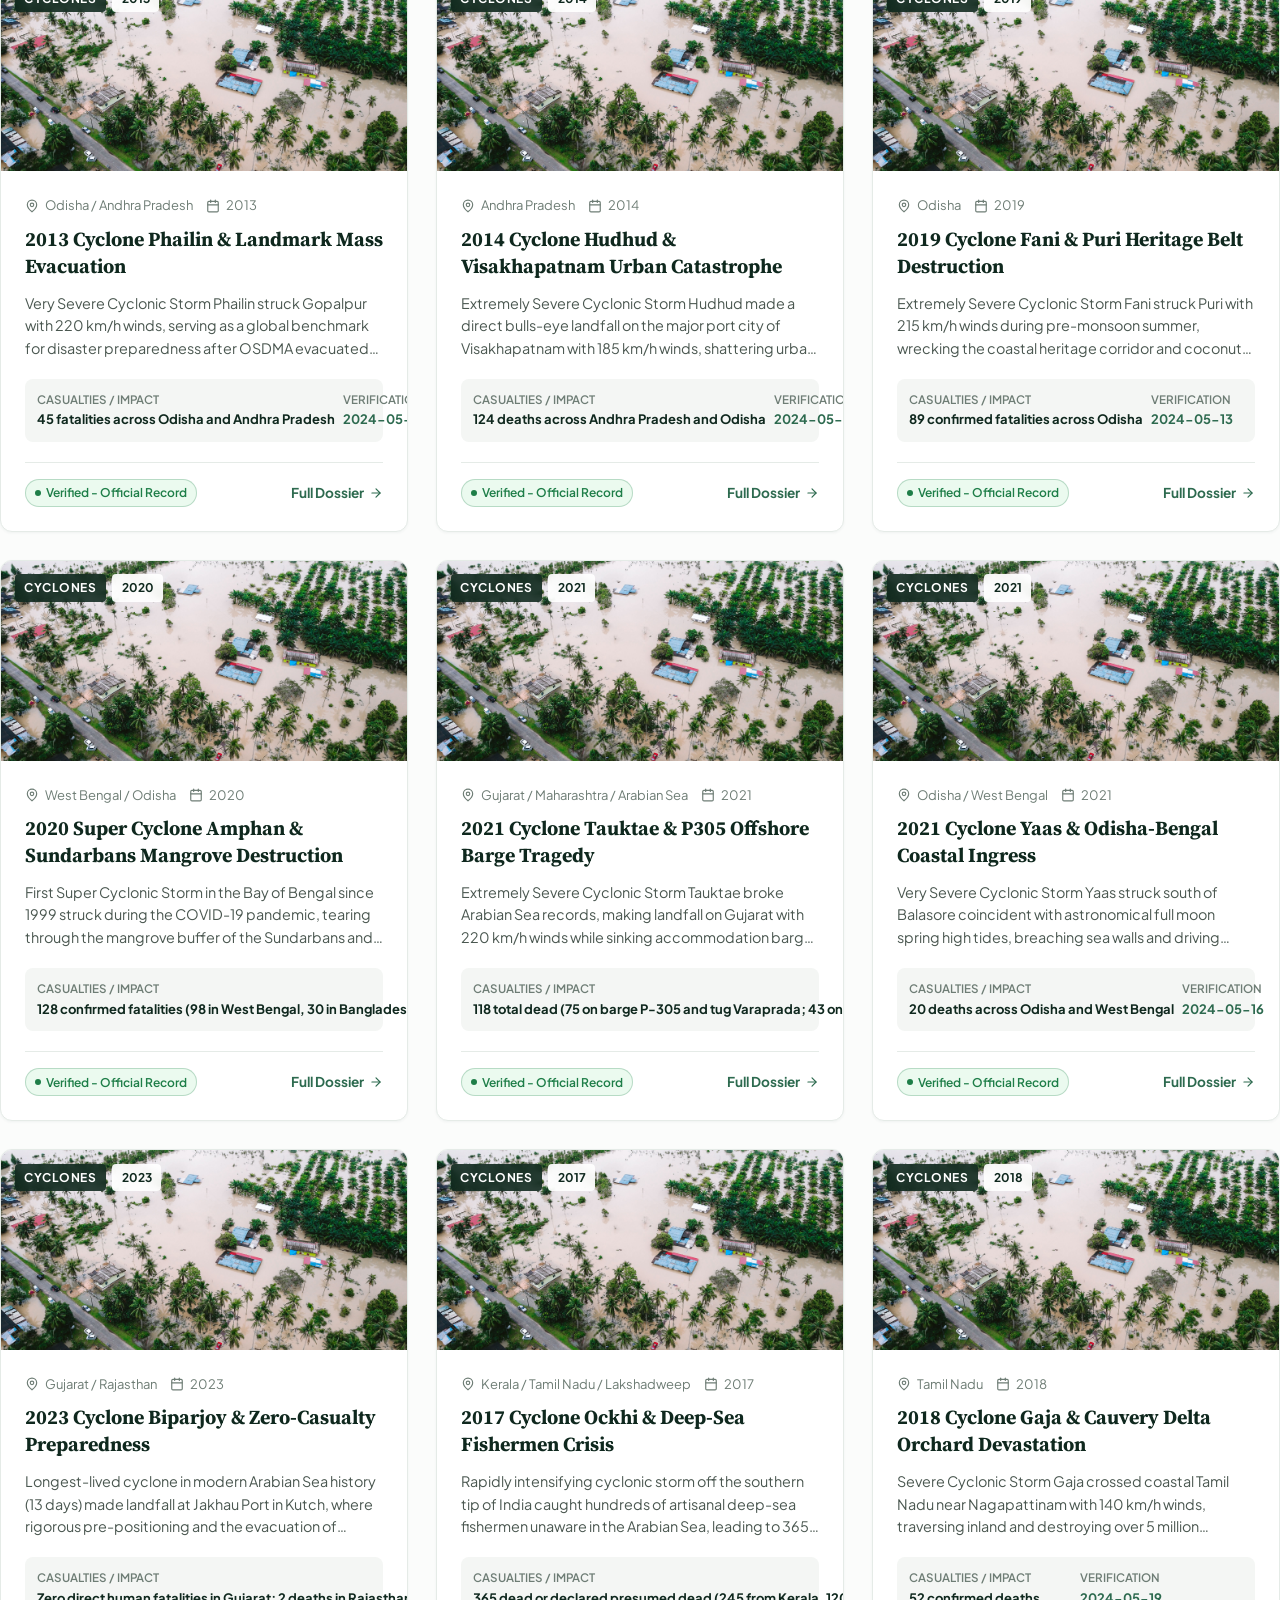
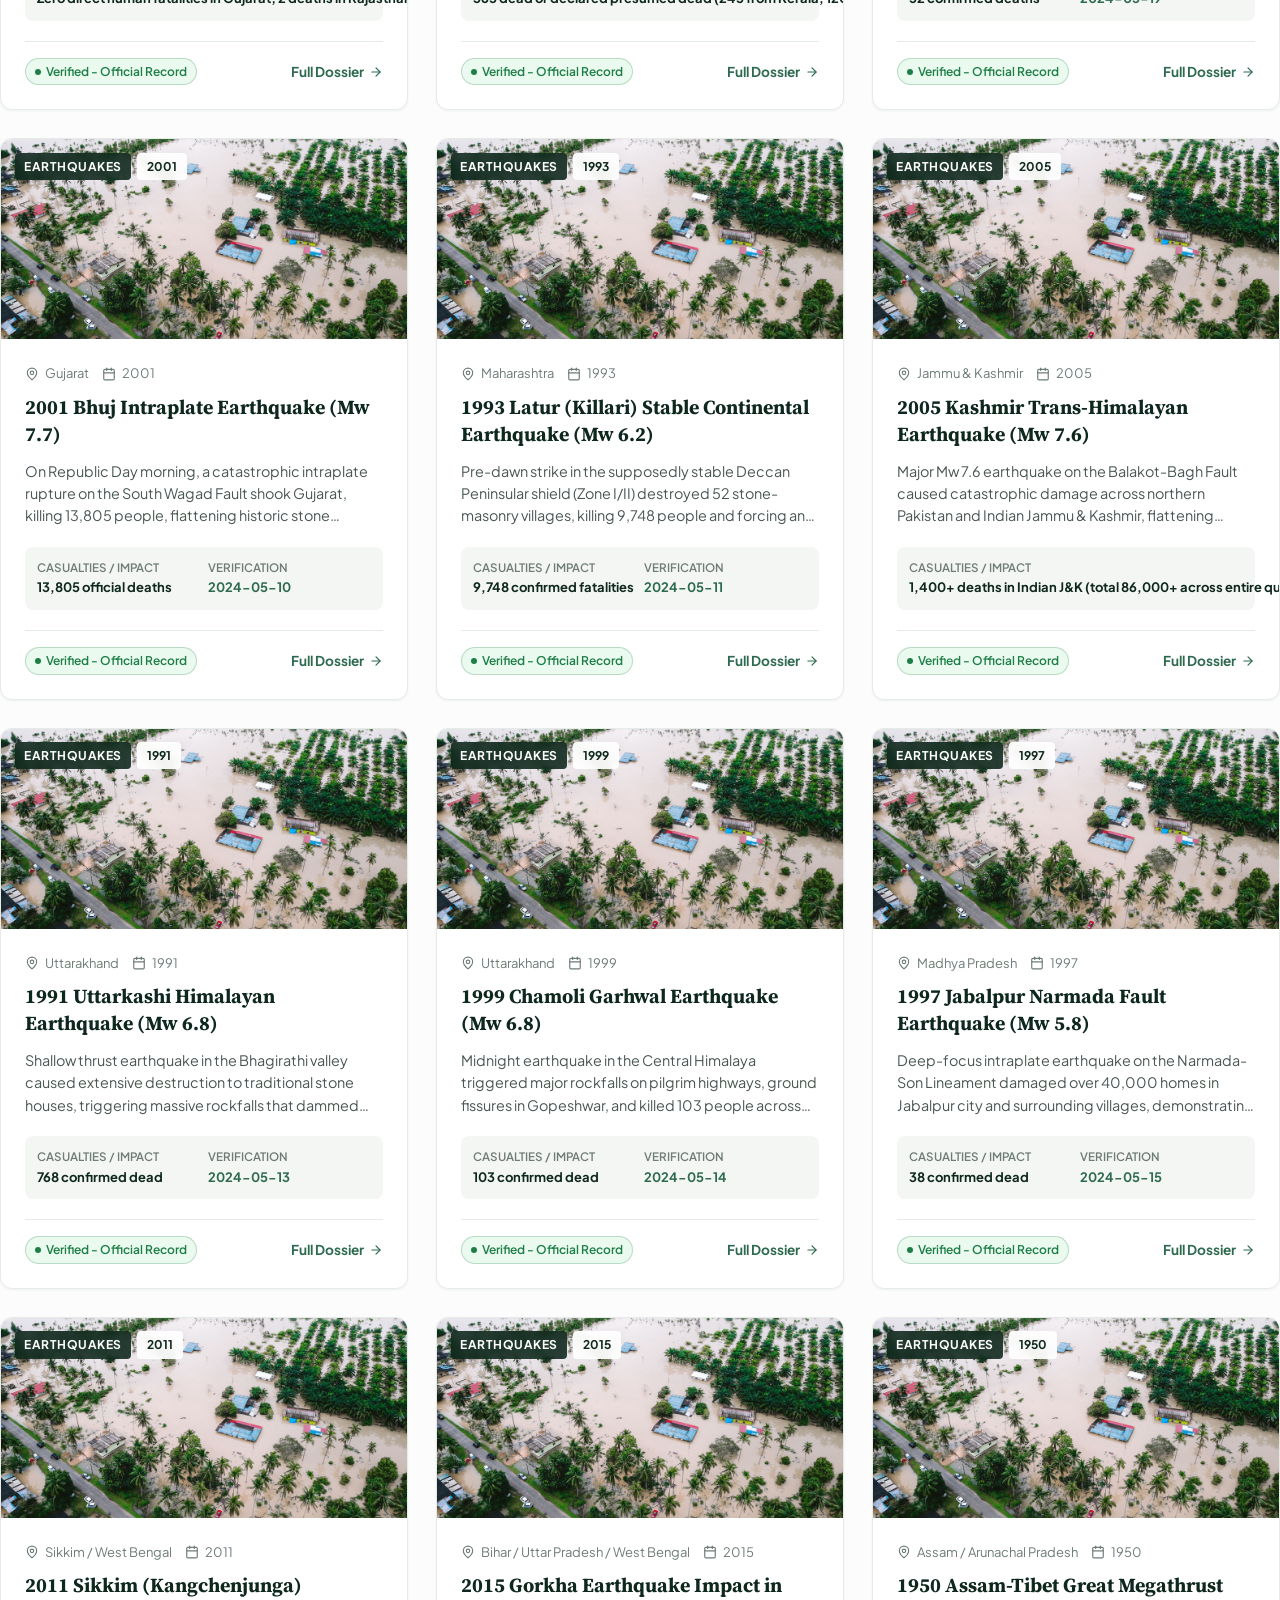
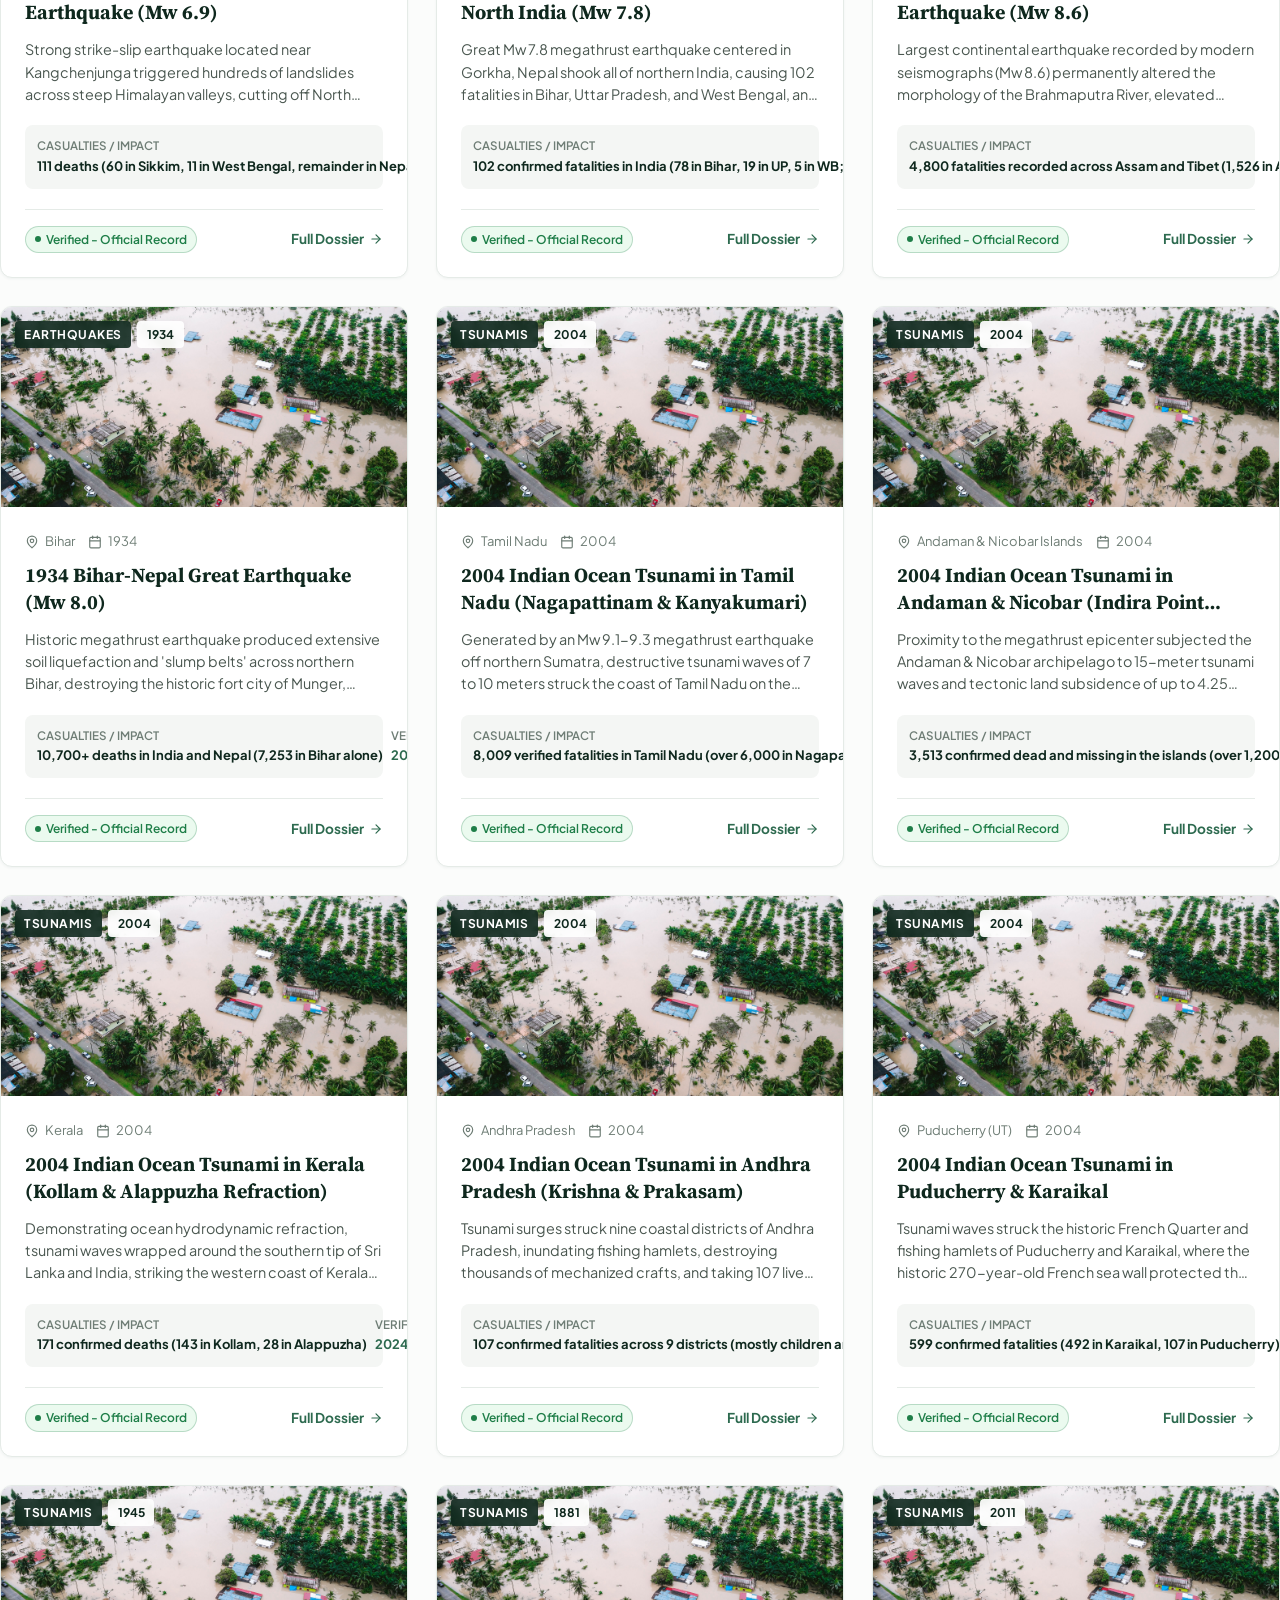
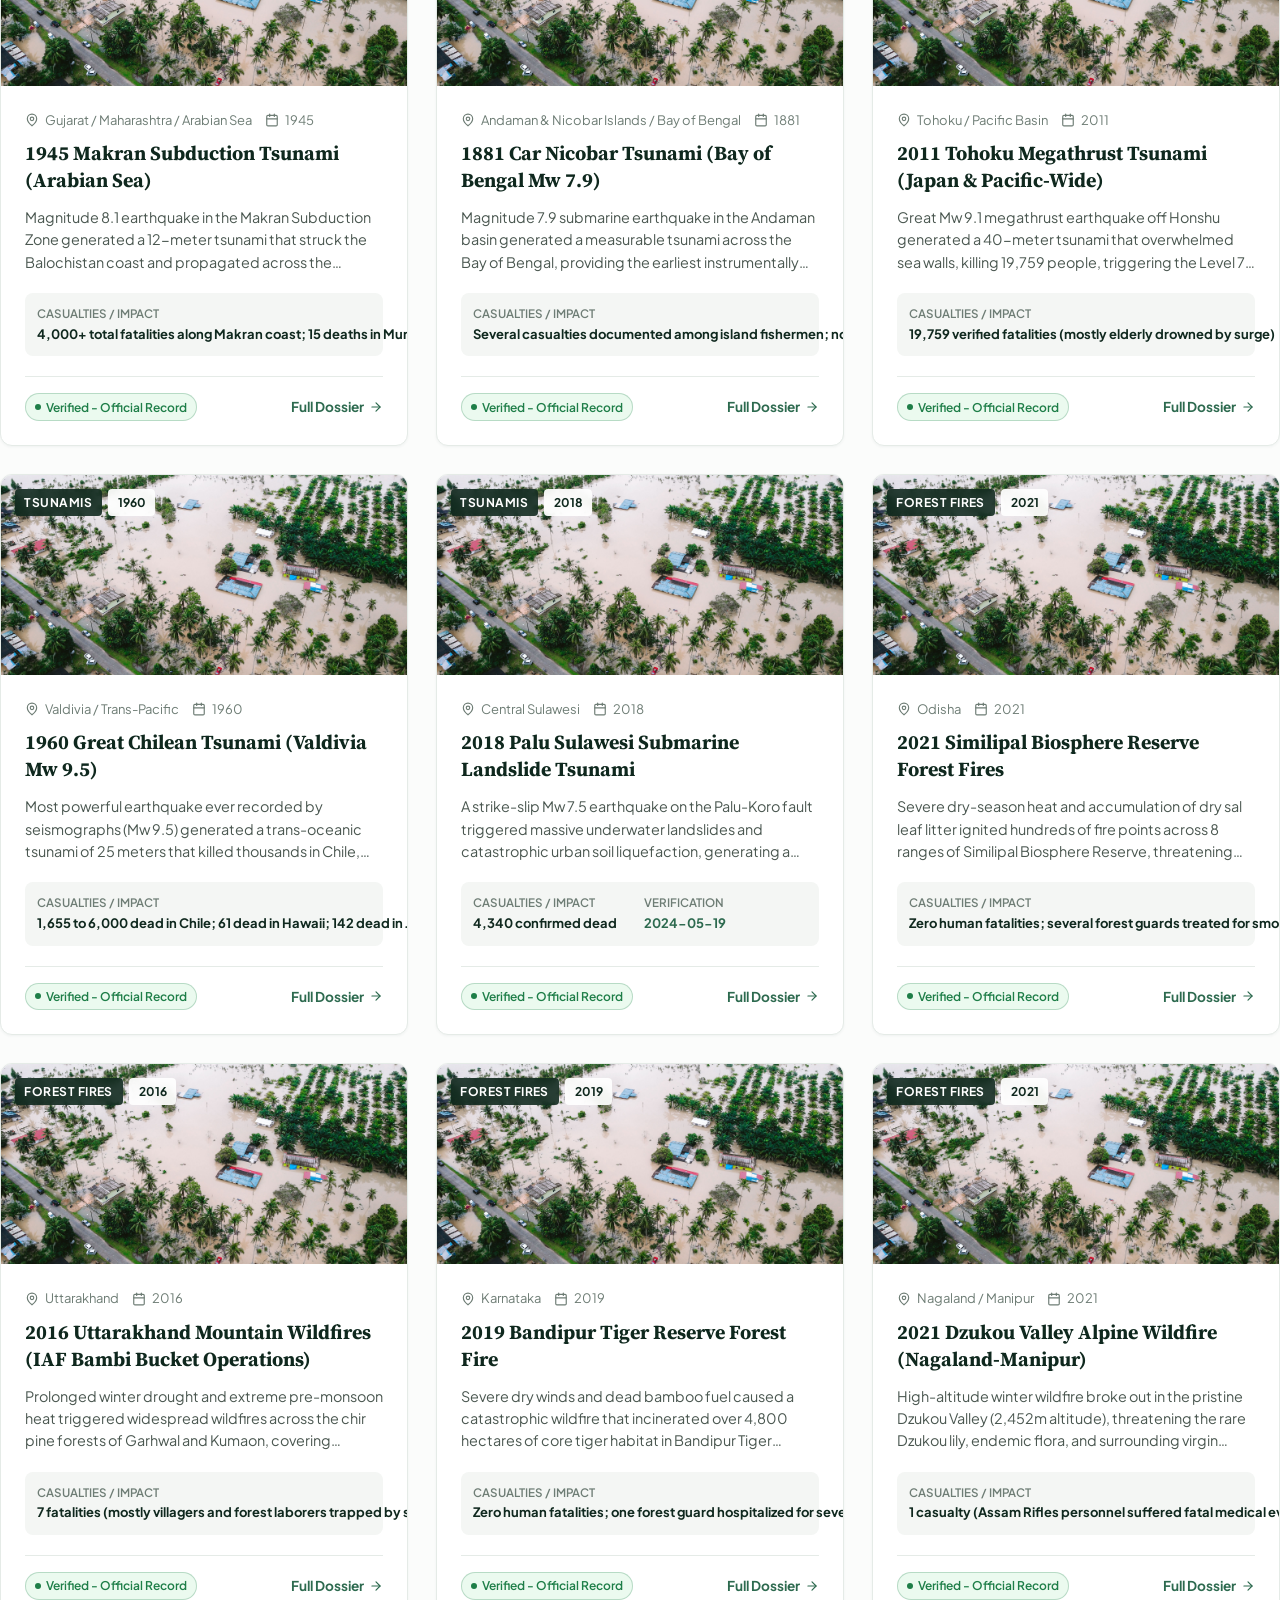
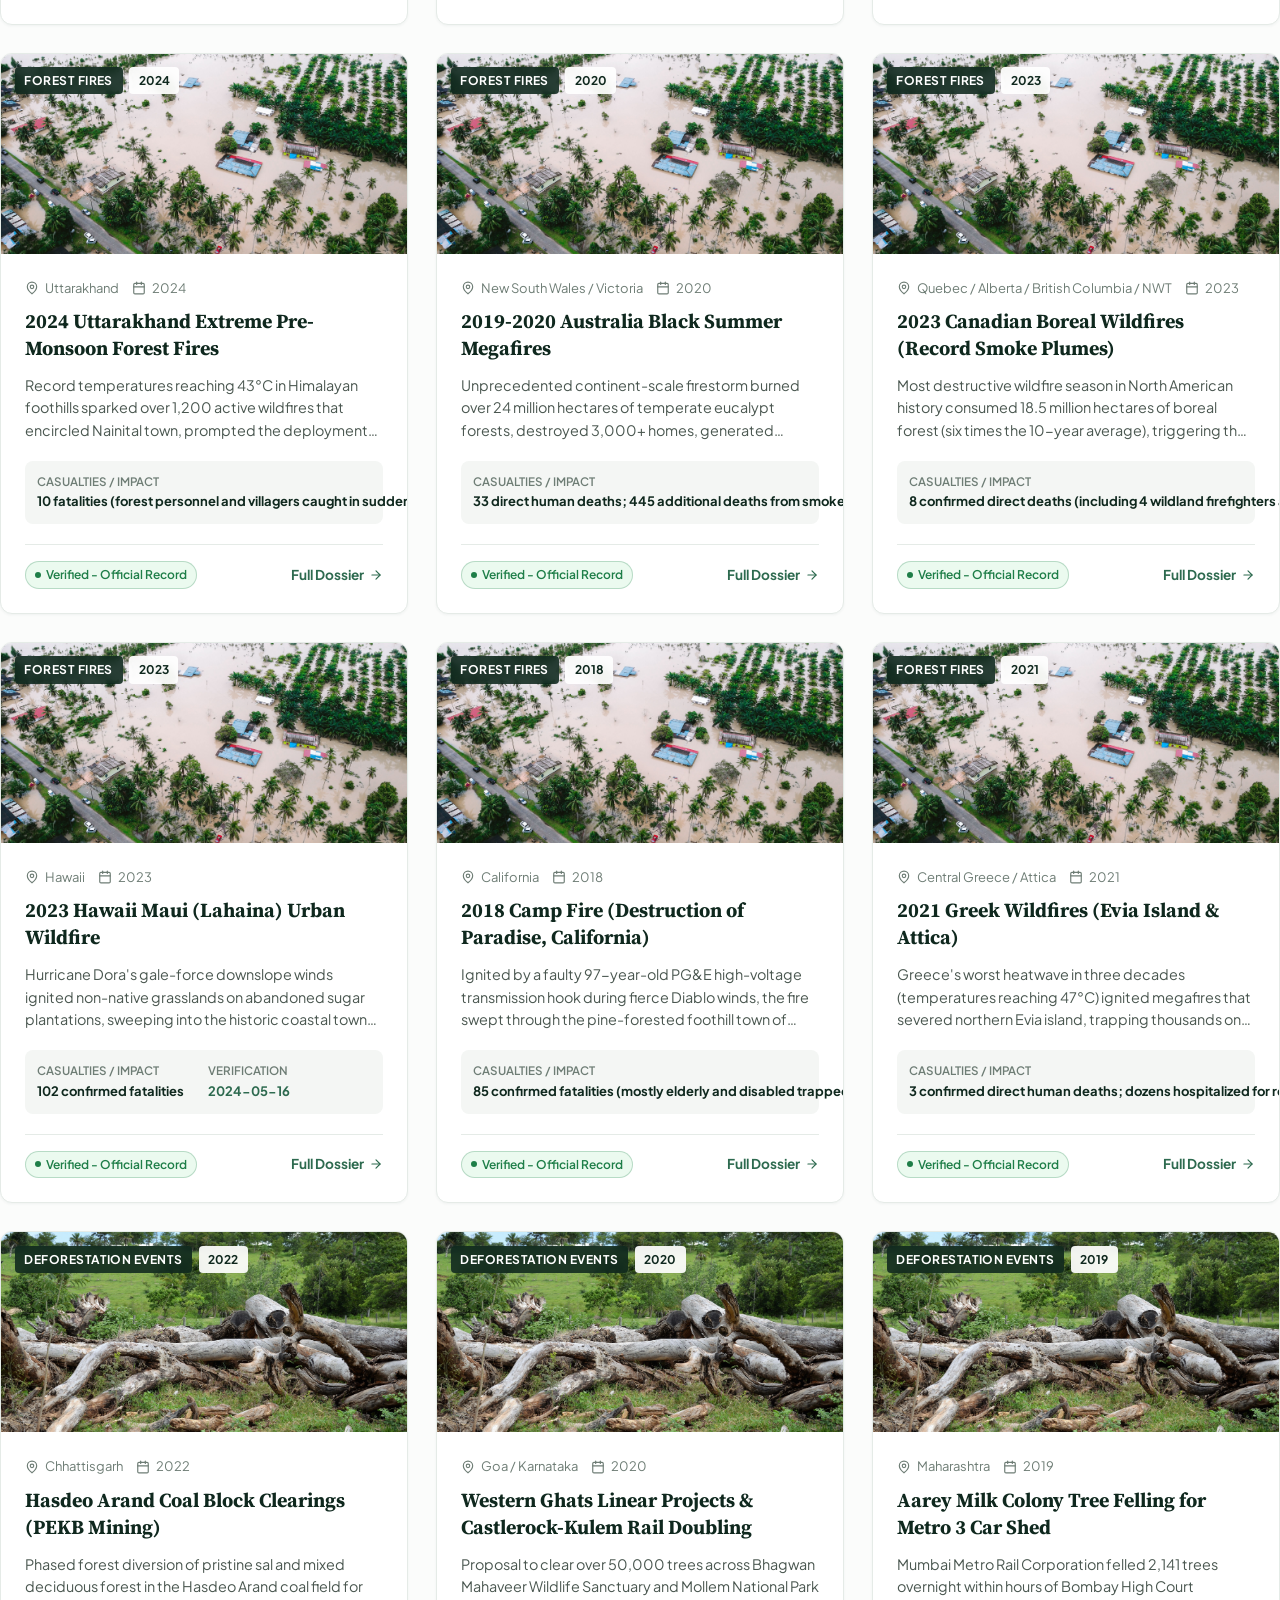
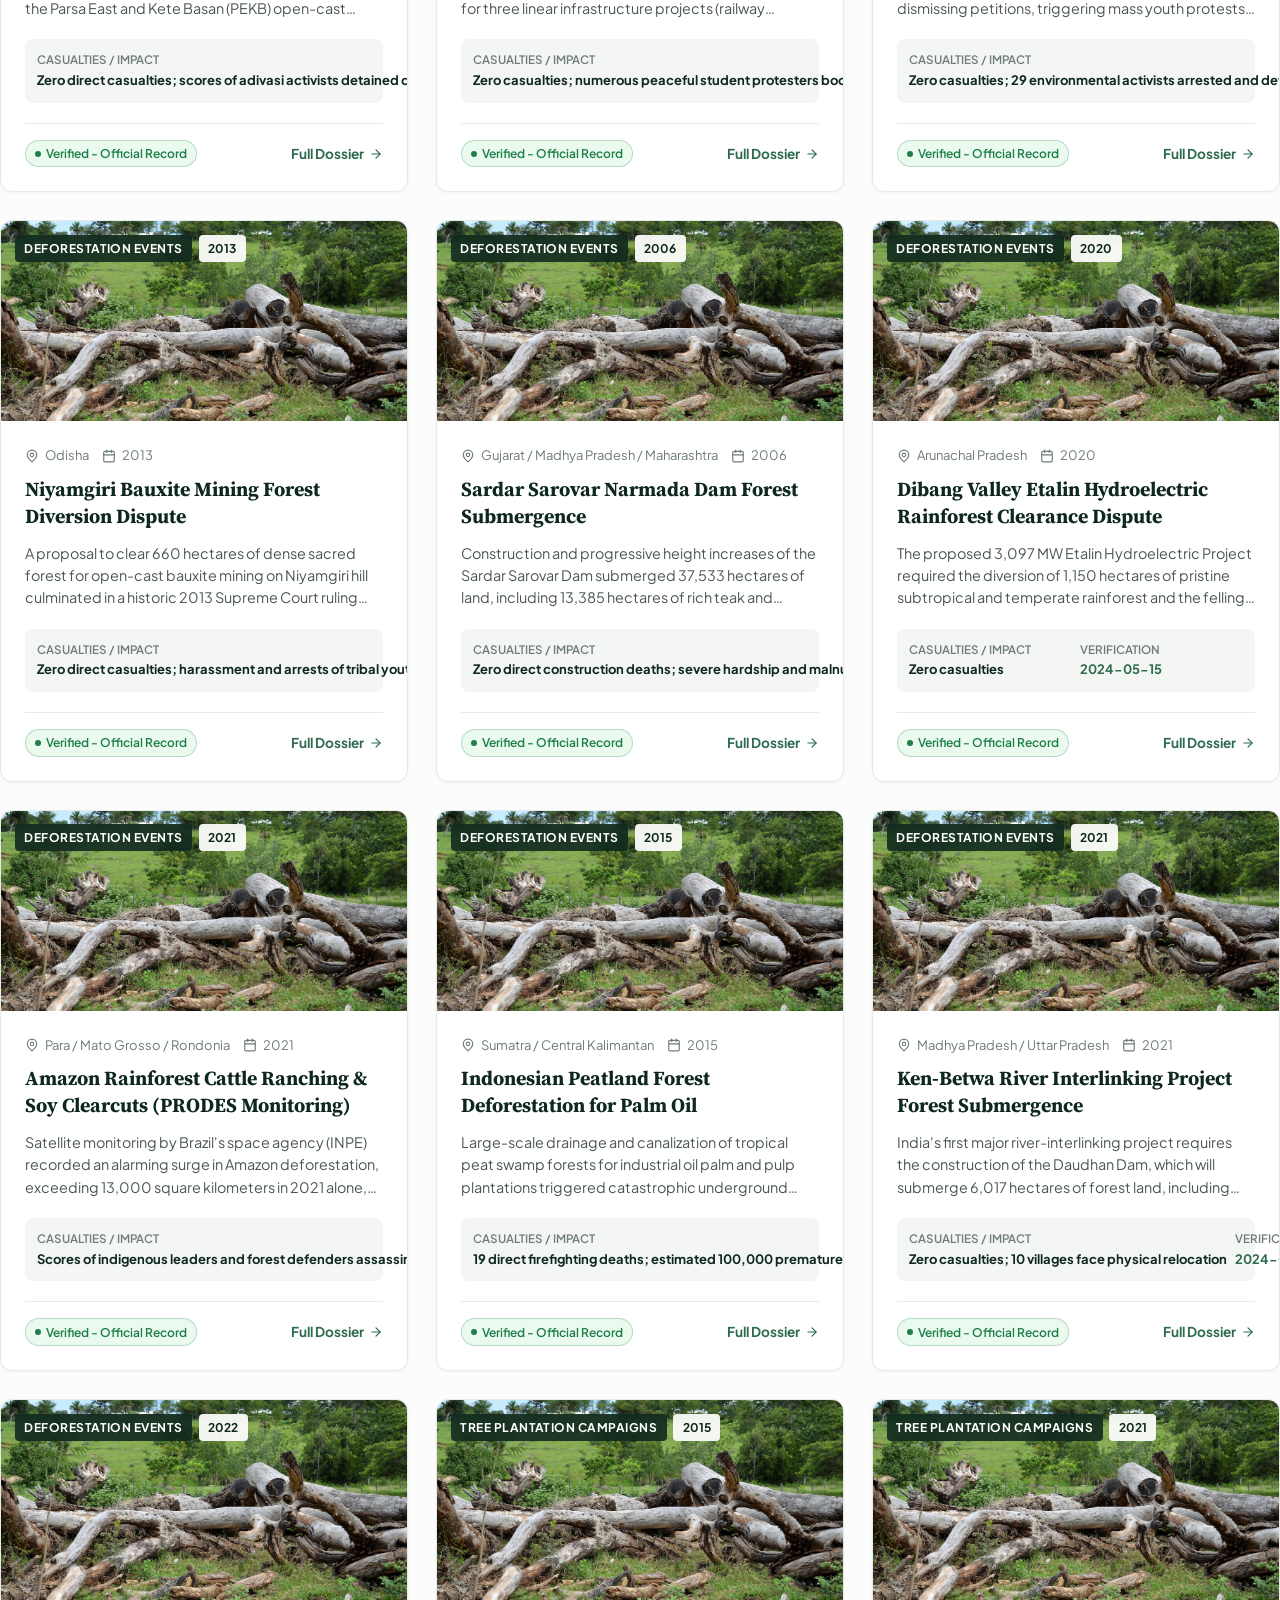
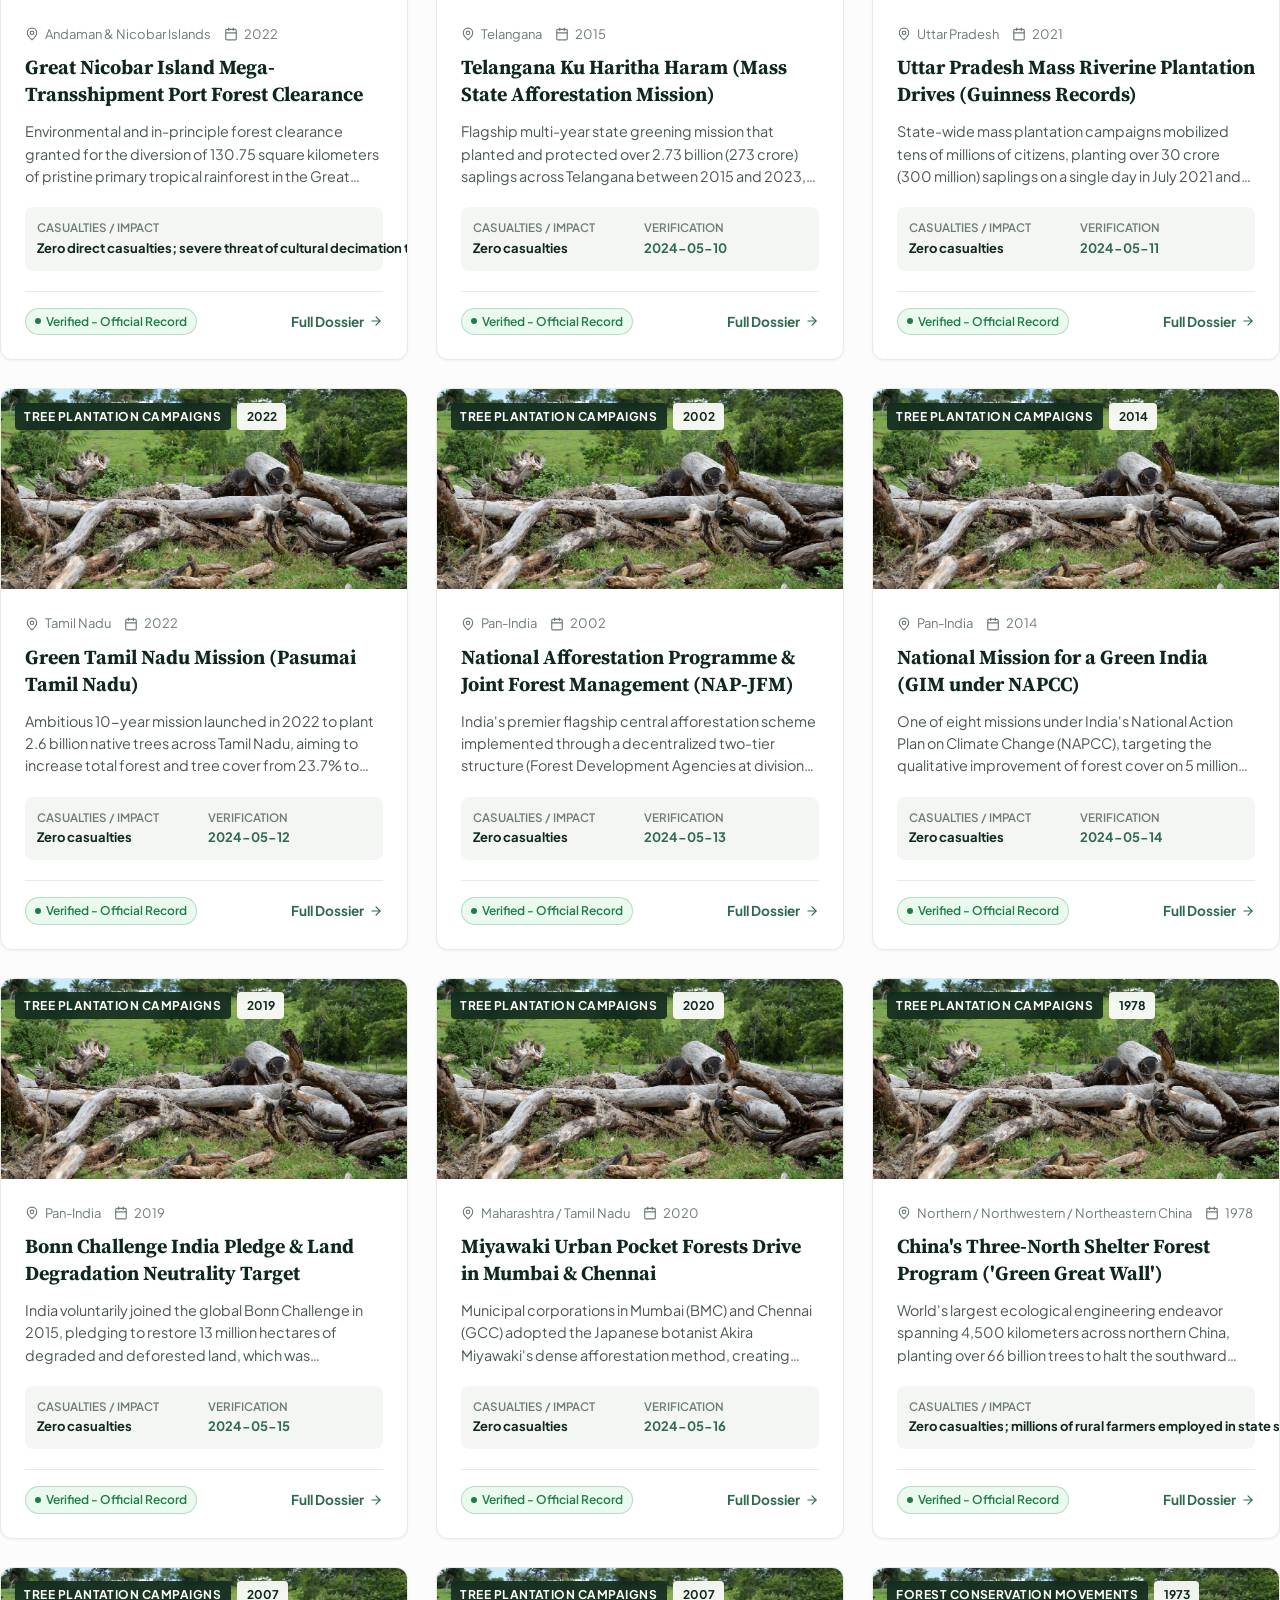
<file: subcategories.html>
<!DOCTYPE html>
<html lang="en">
<head>
  <meta charset="UTF-8">
  <meta name="viewport" content="width=device-width, initial-scale=1.0">
  <title>Subcategories Explorer | Environmental Knowledge Hub</title>
  <meta name="description" content="Filter and search documented real-world environmental case studies across floods, landslides, cyclones, deforestation, pollution crises, and conservation models.">
  <link rel="stylesheet" href="css/main.css">
  <link rel="stylesheet" href="css/components.css">
  <link rel="stylesheet" href="css/responsive.css">
</head>
<body>

  <!-- Top Academic Notice Bar -->
  <div class="top-notice-bar">
    <div class="container top-notice-content">
      <span>
        <span class="badge-academic">Archive Explorer</span>
        Filter by Topic, Subcategory, Location, and Verification Status
      </span>
      <span>
        Click any case study to review the complete factual dossier
      </span>
    </div>
  </div>

  <!-- Main Site Header -->
  <header class="site-header">
    <div class="container header-inner">
      <a href="index.html" class="site-brand">
        <div class="brand-icon">
          <svg width="24" height="24" viewBox="0 0 24 24" fill="none" stroke="currentColor" stroke-width="2" stroke-linecap="round" stroke-linejoin="round">
            <path d="M12 22s8-4 8-10V5l-8-3-8 3v7c0 6 8 10 8 10z"/>
            <path d="m9 12 2 2 4-4"/>
          </svg>
        </div>
        <div class="brand-text">
          <h1>Environmental Knowledge Hub</h1>
          <span class="brand-subtitle">Empirical Case Studies & Disaster Archive</span>
        </div>
      </a>

      <button class="mobile-nav-toggle" id="mobileNavToggle" aria-label="Toggle navigation menu">
        <svg width="22" height="22" viewBox="0 0 24 24" fill="none" stroke="currentColor" stroke-width="2" stroke-linecap="round" stroke-linejoin="round">
          <line x1="4" x2="20" y1="12" y2="12"/><line x1="4" x2="20" y1="6" y2="6"/><line x1="4" x2="20" y1="18" y2="18"/>
        </svg>
      </button>

      <nav class="site-nav" id="siteNav">
        <a href="index.html" class="nav-link">Home Dashboard</a>
        <a href="subcategories.html" class="nav-link active">Explore Case Studies</a>
        <a href="about.html" class="nav-link">Verification Checklist & Sources</a>
        <a href="about.html#audit-section" class="nav-btn">
          <svg width="16" height="16" viewBox="0 0 24 24" fill="none" stroke="currentColor" stroke-width="2" stroke-linecap="round" stroke-linejoin="round">
            <path d="M22 11.08V12a10 10 0 1 1-5.93-9.14"/><polyline points="22 4 12 14.01 9 11.01"/>
          </svg>
          Audit Progress
        </a>
      </nav>
    </div>
  </header>

  <!-- Page Header & Breadcrumbs -->
  <div style="background-color: var(--bg-surface); border-bottom: 1px solid var(--border-subtle); padding: 1.5rem 0 2rem;">
    <div class="container">
      <nav class="breadcrumbs" aria-label="Breadcrumb navigation">
        <a href="index.html">Home</a>
        <span class="breadcrumb-separator">/</span>
        <a href="subcategories.html" id="breadcrumbCat">Case Studies</a>
        <span class="breadcrumb-separator">/</span>
        <span class="breadcrumb-current" id="breadcrumbSubcat" style="display: none;">Subcategory</span>
      </nav>

      <h1 class="hero-title" id="explorerTitle" style="font-size: 2.25rem; margin-bottom: 0.5rem;">
        Environmental Case Studies Archive
      </h1>
      <p class="hero-lead" id="explorerDesc" style="margin-bottom: 1.5rem; font-size: 1.05rem;">
        Filter verified environmental events by specialized subcategory, geographic location, event year, and source verification state.
      </p>

    </div>
  </div>

  <!-- Main Topic and Search Bar -->
<div class="search-filter-wrapper" style="margin-bottom: 2rem;">

  <div class="search-main-row">
    <div class="search-input-group">
      <svg class="search-icon" viewBox="0 0 24 24"
        fill="none" stroke="currentColor" stroke-width="2"
        stroke-linecap="round" stroke-linejoin="round">
        <circle cx="11" cy="11" r="8"/>
        <path d="m21 21-4.3-4.3"/>
      </svg>

      <input
        type="text"
        id="explorerSearchInput"
        class="search-input"
        placeholder="Search environmental case studies..."
      >
    </div>
  </div>
      <div class="filter-row">
        <span class="filter-label">Filter By:</span>

        <select id="filterCategory" class="select-filter" aria-label="Select Main Category">
          <option value="all">All Topics</option>
        </select>

        <select id="filterSubcategory" class="select-filter" aria-label="Select Subcategory">
          <option value="all">All Subcategories</option>
        </select>

        <select id="filterLocation" class="select-filter" aria-label="Select Location">
          <option value="all">All Locations</option>
        </select>

        <select id="filterYear" class="select-filter" aria-label="Select Year">
          <option value="all">All Years</option>
        </select>

        <select id="filterVerification" class="select-filter" aria-label="Select Verification Status">
          <option value="all">All Verification States</option>
          <option value="Verified - Official Record">Verified - Official Record</option>
          <option value="Documented - In Review">Documented - In Review</option>
          <option value="Needs verification">Needs verification</option>
        </select>

        <button type="button" class="btn-reset-filters" id="btnResetExplorerFilters">Reset All</button>
      </div>
    </div>

    <!-- Results Status Count Bar -->
    <div style="display: flex; justify-content: space-between; align-items: center; margin-bottom: 1.5rem; flex-wrap: wrap; gap: 0.5rem;">
      <span id="resultsCountBadge" style="font-weight: 700; color: var(--color-primary-900); font-size: 1.05rem;">
        Showing Case Studies...
      </span>
      <span style="font-size: 0.8125rem; color: var(--text-muted);">
        Click any card to open full event dossier
      </span>
    </div>

    <!-- Case Studies Grid Container -->
    <div class="case-study-grid" id="caseStudiesContainer">
      <div class="state-container" style="grid-column: 1 / -1;">
        <div class="loading-spinner"></div>
        <p class="state-desc">Loading case study entries...</p>
      </div>
    </div>
  </main>

  <!-- Footer -->
  <footer class="site-footer">
    <div class="container">
      <div class="footer-grid">
        <div class="footer-brand">
          <h3>Environmental Knowledge Hub</h3>
          <p class="footer-desc">
            A comprehensive collegiate database of verified disaster logs, ecological restorations, pollution investigations, and climate anomaly dossiers.
          </p>
        </div>

        <div class="footer-column">
          <h4>Navigate Sections</h4>
          <ul class="footer-links">
            <li><a href="index.html">Home Dashboard</a></li>
            <li><a href="subcategories.html">All Case Studies</a></li>
            <li><a href="about.html">Verification Checklist</a></li>
            <li><a href="about.html#sources-directory">Official Sources Index</a></li>
          </ul>
        </div>

        <div class="footer-column">
          <h4>Research Methodology</h4>
          <ul class="footer-links">
            <li><a href="about.html#verification-standards">Strict Verification Rules</a></li>
            <li><a href="about.html#schema-definition">Case Study Schema</a></li>
            <li><a href="about.html#audit-section">Live Progress Audit</a></li>
          </ul>
        </div>

        <div class="footer-column">
          <h4>Verified Government Repositories</h4>
          <ul class="footer-sources-list">
            <li><a href="https://ndma.gov.in/" target="_blank" rel="noopener noreferrer">NDMA Official Site</a></li>
            <li><a href="https://nidm.gov.in/CaseStudies.asp" target="_blank" rel="noopener noreferrer">NIDM Case Studies Archive</a></li>
            <li><a href="https://cpcb.nic.in/" target="_blank" rel="noopener noreferrer">Central Pollution Control Board</a></li>
            <li><a href="https://moef.gov.in/" target="_blank" rel="noopener noreferrer">MoEFCC Portal</a></li>
          </ul>
        </div>
      </div>

      <div class="footer-bottom">
        <div>
          © 2026 Environmental Knowledge Hub • Empirical Open Educational Resource
        </div>
        <div>
          <a href="about.html">Source Verification Protocol</a>
        </div>
      </div>
    </div>
  </footer>

  <script src="js/icons.js"></script>
  <script src="js/data-loader.js"></script>
  <script src="js/app.js"></script>
  <script src="js/subcategories.js"></script>
</body>
</html>
</file>
<file: css/main.css>
/* ==========================================================================
   Environmental Knowledge Hub - Main Design System
   Aesthetic: Refined Editorial, Academic Research Repository
   Palette: Forest Green Accents, Warm White / Off-White Surfaces, Crisp Typography
   ========================================================================== */

@import url('https://fonts.googleapis.com/css2?family=Plus+Jakarta+Sans:wght@300;400;500;600;700;800&family=Source+Serif+4:ital,opsz,wght@0,8..60,400;0,8..60,600;0,8..60,700;1,8..60,400&display=swap');

:root {
  /* Brand Forest Green Palette */
  --color-primary-900: #0f281e;
  --color-primary-800: #1b4332;
  --color-primary-700: #2d6a4f;
  --color-primary-600: #40916c;
  --color-primary-500: #52b788;
  --color-primary-100: #e8f5e9;
  --color-primary-50:  #f4faf6;

  /* Editorial Earth & Semantic Palette */
  --color-earth-tan:   #b08968;
  --color-earth-light: #f7f3ee;
  --color-disaster:    #9e2a2b;
  --color-disaster-bg: #fdf2f2;
  --color-pollution:   #b05d1a;
  --color-pollution-bg:#fef5e7;
  --color-climate:     #8f1d1d;
  --color-climate-bg:  #fbebeb;
  --color-success:     #1e7e48;
  --color-success-bg:  #ebfaef;
  --color-warning:     #c07d00;
  --color-warning-bg:  #fff8e6;

  /* Neutral & Paper Surface Palette */
  --bg-page:           #fbfcfb;
  --bg-surface:        #ffffff;
  --bg-surface-alt:    #f4f6f4;
  --bg-surface-elev:   #ffffff;

  --text-main:         #1a2420;
  --text-secondary:    #4a5750;
  --text-muted:        #6e7d75;
  --text-light:        #94a39b;

  --border-subtle:     #e5ebe7;
  --border-medium:     #cedad2;
  --border-focus:      #2d6a4f;

  /* Typography */
  --font-body: 'Plus Jakarta Sans', -apple-system, BlinkMacSystemFont, "Segoe UI", Roboto, sans-serif;
  --font-serif: 'Source Serif 4', Georgia, serif;

  /* Shadows */
  --shadow-sm: 0 1px 3px rgba(27, 67, 50, 0.05);
  --shadow-md: 0 4px 12px rgba(27, 67, 50, 0.06), 0 1px 3px rgba(27, 67, 50, 0.04);
  --shadow-lg: 0 10px 25px -4px rgba(27, 67, 50, 0.08), 0 4px 10px -2px rgba(27, 67, 50, 0.04);
  --shadow-hover: 0 12px 28px rgba(27, 67, 50, 0.12);

  /* Layout */
  --max-width: 1240px;
  --radius-sm: 4px;
  --radius-md: 8px;
  --radius-lg: 12px;
  --radius-full: 9999px;

  --transition-fast: 150ms cubic-bezier(0.4, 0, 0.2, 1);
  --transition-normal: 240ms cubic-bezier(0.4, 0, 0.2, 1);
}

/* ==========================================================================
   Base & Reset
   ========================================================================== */

*, *::before, *::after {
  box-sizing: border-box;
  margin: 0;
  padding: 0;
}

html {
  font-size: 16px;
  scroll-behavior: smooth;
  -webkit-font-smoothing: antialiased;
  -moz-osx-font-smoothing: grayscale;
}

body {
  font-family: var(--font-body);
  background-color: var(--bg-page);
  color: var(--text-main);
  line-height: 1.6;
  min-height: 100vh;
  display: flex;
  flex-direction: column;
}

img {
  max-width: 100%;
  height: auto;
  display: block;
}

a {
  color: var(--color-primary-700);
  text-decoration: none;
  transition: color var(--transition-fast);
}

a:hover {
  color: var(--color-primary-800);
  text-decoration: underline;
  text-underline-offset: 3px;
}

h1, h2, h3, h4, h5, h6 {
  font-family: var(--font-serif);
  color: var(--color-primary-900);
  line-height: 1.25;
  font-weight: 700;
}

p {
  margin-bottom: 1rem;
}

p:last-child {
  margin-bottom: 0;
}

/* Container */
.container {
  width: 100%;
  max-width: var(--max-width);
  margin-left: auto;
  margin-right: auto;
  padding-left: 1.5rem;
  padding-right: 1.5rem;
}

/* ==========================================================================
   Header & Navigation
   ========================================================================== */

.site-header {
  background-color: var(--bg-surface);
  border-bottom: 1px solid var(--border-subtle);
  position: sticky;
  top: 0;
  z-index: 100;
  box-shadow: var(--shadow-sm);
}

.top-notice-bar {
  background-color: var(--color-primary-900);
  color: #d1e7dd;
  font-size: 0.8125rem;
  padding: 0.4rem 0;
  border-bottom: 1px solid rgba(255, 255, 255, 0.1);
}

.top-notice-content {
  display: flex;
  justify-content: space-between;
  align-items: center;
  flex-wrap: wrap;
  gap: 0.5rem;
}

.top-notice-content span {
  display: inline-flex;
  align-items: center;
  gap: 0.35rem;
}

.badge-academic {
  background: rgba(255, 255, 255, 0.15);
  padding: 0.15rem 0.5rem;
  border-radius: var(--radius-sm);
  font-size: 0.75rem;
  letter-spacing: 0.03em;
  text-transform: uppercase;
  font-weight: 600;
}

.header-main {
  padding: 0.85rem 0;
}

.header-inner {
  display: flex;
  justify-content: space-between;
  align-items: center;
}

.site-brand {
  display: flex;
  align-items: center;
  gap: 0.85rem;
  text-decoration: none;
}

.site-brand:hover {
  text-decoration: none;
}

.brand-icon {
  width: 42px;
  height: 42px;
  background: linear-gradient(135deg, var(--color-primary-800), var(--color-primary-600));
  color: #fff;
  border-radius: var(--radius-md);
  display: flex;
  align-items: center;
  justify-content: center;
  box-shadow: 0 2px 6px rgba(27, 67, 50, 0.2);
  flex-shrink: 0;
}

.brand-icon svg {
  width: 24px;
  height: 24px;
}

.brand-text h1 {
  font-family: var(--font-serif);
  font-size: 1.35rem;
  color: var(--color-primary-900);
  margin: 0;
  line-height: 1.15;
  letter-spacing: -0.01em;
}

.brand-subtitle {
  font-family: var(--font-body);
  font-size: 0.75rem;
  color: var(--text-muted);
  text-transform: uppercase;
  letter-spacing: 0.08em;
  font-weight: 600;
  display: block;
}

/* Nav links */
.site-nav {
  display: flex;
  align-items: center;
  gap: 1.75rem;
}

.nav-link {
  color: var(--text-secondary);
  font-size: 0.9375rem;
  font-weight: 600;
  padding: 0.4rem 0.2rem;
  position: relative;
  text-decoration: none;
  transition: color var(--transition-fast);
}

.nav-link:hover,
.nav-link.active {
  color: var(--color-primary-800);
  text-decoration: none;
}

.nav-link.active::after {
  content: '';
  position: absolute;
  bottom: -4px;
  left: 0;
  right: 0;
  height: 2px;
  background-color: var(--color-primary-700);
  border-radius: 2px;
}

.nav-btn {
  background-color: var(--color-primary-800);
  color: #ffffff !important;
  padding: 0.5rem 1rem;
  border-radius: var(--radius-md);
  font-size: 0.875rem;
  font-weight: 600;
  display: inline-flex;
  align-items: center;
  gap: 0.4rem;
  transition: background-color var(--transition-fast);
}

.nav-btn:hover {
  background-color: var(--color-primary-900);
  text-decoration: none;
}

/* Mobile Toggle */
.mobile-nav-toggle {
  display: none;
  background: none;
  border: 1px solid var(--border-medium);
  padding: 0.5rem;
  border-radius: var(--radius-sm);
  color: var(--text-main);
  cursor: pointer;
}

/* ==========================================================================
   Footer
   ========================================================================== */

.site-footer {
  background-color: #122119;
  color: #d1dfd7;
  padding-top: 3.5rem;
  padding-bottom: 2rem;
  margin-top: auto;
  border-top: 4px solid var(--color-primary-600);
}

.footer-grid {
  display: grid;
  grid-template-columns: 2fr 1fr 1fr 1.5fr;
  gap: 2.5rem;
  margin-bottom: 3rem;
}

.footer-brand h3 {
  color: #ffffff;
  font-size: 1.35rem;
  margin-bottom: 0.75rem;
}

.footer-desc {
  color: #9eb5a9;
  font-size: 0.9rem;
  line-height: 1.6;
  margin-bottom: 1.25rem;
}

.footer-column h4 {
  color: #ffffff;
  font-family: var(--font-body);
  font-size: 0.95rem;
  font-weight: 700;
  text-transform: uppercase;
  letter-spacing: 0.06em;
  margin-bottom: 1.15rem;
}

.footer-links {
  list-style: none;
}

.footer-links li {
  margin-bottom: 0.6rem;
}

.footer-links a {
  color: #a4beaf;
  font-size: 0.875rem;
  text-decoration: none;
  transition: color var(--transition-fast);
}

.footer-links a:hover {
  color: #ffffff;
  text-decoration: underline;
}

.footer-sources-list {
  list-style: none;
  font-size: 0.8125rem;
  color: #8da698;
}

.footer-sources-list li {
  margin-bottom: 0.45rem;
  display: flex;
  align-items: center;
  gap: 0.4rem;
}

.footer-sources-list a {
  color: #b8d4c5;
}

.footer-bottom {
  border-top: 1px solid rgba(255, 255, 255, 0.1);
  padding-top: 1.75rem;
  display: flex;
  justify-content: space-between;
  align-items: center;
  flex-wrap: wrap;
  gap: 1rem;
  font-size: 0.8125rem;
  color: #7d9688;
}

.footer-bottom a {
  color: #9cb8a9;
}
</file>
<file: css/components.css>
/* ==========================================================================
   Environmental Knowledge Hub - Components Stylesheet
   Cards, Badges, Search/Filter Bars, Timelines, Details View, Modals
   ========================================================================== */

/* --------------------------------------------------------------------------
   Hero Section
   -------------------------------------------------------------------------- */
.editorial-hero {
  padding: 3.5rem 0 2.5rem;
  background: linear-gradient(180deg, #f0f7f2 0%, var(--bg-page) 100%);
  border-bottom: 1px solid var(--border-subtle);
  position: relative;
}

.hero-badge-wrap {
  display: flex;
  align-items: center;
  gap: 0.75rem;
  margin-bottom: 1.25rem;
}

.hero-tag {
  display: inline-flex;
  align-items: center;
  gap: 0.4rem;
  background-color: var(--color-primary-100);
  color: var(--color-primary-800);
  font-size: 0.8125rem;
  font-weight: 700;
  text-transform: uppercase;
  letter-spacing: 0.05em;
  padding: 0.35rem 0.85rem;
  border-radius: var(--radius-full);
  border: 1px solid rgba(45, 106, 79, 0.2);
}

.hero-title {
  font-size: 2.75rem;
  font-weight: 700;
  color: var(--color-primary-900);
  max-width: 900px;
  margin-bottom: 1rem;
  letter-spacing: -0.02em;
}

.hero-lead {
  font-size: 1.15rem;
  color: var(--text-secondary);
  max-width: 820px;
  line-height: 1.7;
  margin-bottom: 2rem;
}

/* --------------------------------------------------------------------------
   Live Stats Bar
   -------------------------------------------------------------------------- */
.live-stats-bar {
  display: grid;
  grid-template-columns: repeat(auto-fit, minmax(200px, 1fr));
  gap: 1.25rem;
  background: var(--bg-surface);
  border: 1px solid var(--border-subtle);
  border-radius: var(--radius-lg);
  padding: 1.25rem 1.75rem;
  box-shadow: var(--shadow-sm);
  margin-top: 1.5rem;
}

.stat-item {
  display: flex;
  flex-direction: column;
  border-right: 1px solid var(--border-subtle);
  padding-right: 1rem;
}

.stat-item:last-child {
  border-right: none;
}

.stat-value {
  font-family: var(--font-serif);
  font-size: 2rem;
  font-weight: 700;
  color: var(--color-primary-800);
  line-height: 1.1;
}

.stat-label {
  font-size: 0.8125rem;
  color: var(--text-muted);
  font-weight: 600;
  text-transform: uppercase;
  letter-spacing: 0.04em;
  margin-top: 0.25rem;
}

/* --------------------------------------------------------------------------
   Search & Filter Bar Component
   -------------------------------------------------------------------------- */
.search-filter-wrapper {
  background-color: var(--bg-surface);
  border: 1px solid var(--border-medium);
  border-radius: var(--radius-lg);
  padding: 1.5rem;
  box-shadow: var(--shadow-sm);
  margin-bottom: 2.5rem;
}

.search-main-row {
  display: flex;
  gap: 1rem;
  margin-bottom: 1.25rem;
}

.search-input-group {
  position: relative;
  flex: 1;
}

.search-icon {
  position: absolute;
  left: 1rem;
  top: 50%;
  transform: translateY(-50%);
  color: var(--text-muted);
  width: 20px;
  height: 20px;
  pointer-events: none;
}

.search-input {
  width: 100%;
  height: 52px;
  padding: 0.75rem 1rem 0.75rem 3rem;
  border: 1px solid var(--border-medium);
  border-radius: var(--radius-md);
  font-size: 1rem;
  font-family: var(--font-body);
  background-color: #fafbfa;
  color: var(--text-main);
  transition: all var(--transition-fast);
}

.search-input:focus {
  outline: none;
  border-color: var(--color-primary-700);
  background-color: #ffffff;
  box-shadow: 0 0 0 3px rgba(45, 106, 79, 0.15);
}

.btn-search {
  height: 52px;
  padding: 0 1.75rem;
  background-color: var(--color-primary-800);
  color: #ffffff;
  border: none;
  border-radius: var(--radius-md);
  font-weight: 600;
  font-size: 0.95rem;
  cursor: pointer;
  display: inline-flex;
  align-items: center;
  gap: 0.5rem;
  transition: background-color var(--transition-fast);
}

.btn-search:hover {
  background-color: var(--color-primary-900);
}

.filter-row {
  display: flex;
  flex-wrap: wrap;
  gap: 1rem;
  align-items: center;
  padding-top: 1rem;
  border-top: 1px solid var(--border-subtle);
}

.filter-label {
  font-size: 0.8125rem;
  font-weight: 700;
  color: var(--text-muted);
  text-transform: uppercase;
  letter-spacing: 0.05em;
  display: flex;
  align-items: center;
  gap: 0.4rem;
}

.select-filter {
  height: 40px;
  padding: 0 2.25rem 0 0.85rem;
  border: 1px solid var(--border-medium);
  border-radius: var(--radius-md);
  background-color: #ffffff;
  font-size: 0.875rem;
  font-family: var(--font-body);
  color: var(--text-main);
  cursor: pointer;
  background-image: url("data:image/svg+xml,%3Csvg xmlns='http://www.w3.org/2000/svg' width='12' height='12' viewBox='0 0 24 24' fill='none' stroke='%234a5750' stroke-width='2' stroke-linecap='round' stroke-linejoin='round'%3E%3Cpath d='m6 9 6 6 6-6'/%3E%3C/svg%3E");
  background-repeat: no-repeat;
  background-position: right 0.75rem center;
  appearance: none;
}

.select-filter:focus {
  outline: none;
  border-color: var(--color-primary-700);
}

.btn-reset-filters {
  background: none;
  border: 1px solid var(--border-medium);
  padding: 0.45rem 0.85rem;
  border-radius: var(--radius-md);
  font-size: 0.8125rem;
  font-weight: 600;
  color: var(--text-secondary);
  cursor: pointer;
  transition: all var(--transition-fast);
  margin-left: auto;
}

.btn-reset-filters:hover {
  background-color: var(--bg-surface-alt);
  color: var(--text-main);
}

/* --------------------------------------------------------------------------
   5 Main Topic Cards (Home Dashboard)
   -------------------------------------------------------------------------- */
.topics-section {
  padding: 3rem 0;
}

.section-header {
  display: flex;
  justify-content: space-between;
  align-items: flex-end;
  margin-bottom: 2rem;
  flex-wrap: wrap;
  gap: 1rem;
}

.section-title {
  font-size: 2rem;
  color: var(--color-primary-900);
  margin-bottom: 0.35rem;
}

.section-desc {
  color: var(--text-secondary);
  font-size: 1rem;
}

.topics-grid {
  display: grid;
  grid-template-columns: repeat(auto-fit, minmax(320px, 1fr));
  gap: 1.75rem;
}

.topic-card {
  background-color: var(--bg-surface);
  border: 1px solid var(--border-subtle);
  border-radius: var(--radius-lg);
  padding: 2rem;
  display: flex;
  flex-direction: column;
  transition: transform var(--transition-normal), box-shadow var(--transition-normal), border-color var(--transition-normal);
  position: relative;
  overflow: hidden;
  box-shadow: var(--shadow-sm);
  text-decoration: none;
}

.topic-card:hover {
  transform: translateY(-4px);
  box-shadow: var(--shadow-hover);
  border-color: var(--border-medium);
  text-decoration: none;
}

.topic-card::before {
  content: '';
  position: absolute;
  top: 0;
  left: 0;
  right: 0;
  height: 4px;
}

.topic-card[data-cat="disaster"]::before { background-color: var(--color-disaster); }
.topic-card[data-cat="deforestation"]::before { background-color: var(--color-primary-700); }
.topic-card[data-cat="pollution"]::before { background-color: var(--color-pollution); }
.topic-card[data-cat="climate-change"]::before { background-color: var(--color-climate); }
.topic-card[data-cat="conservation"]::before { background-color: var(--color-success); }

.topic-card-header {
  display: flex;
  justify-content: space-between;
  align-items: center;
  margin-bottom: 1.25rem;
}

.topic-icon-badge {
  width: 48px;
  height: 48px;
  border-radius: var(--radius-md);
  display: flex;
  align-items: center;
  justify-content: center;
}

.topic-card[data-cat="disaster"] .topic-icon-badge { background-color: var(--color-disaster-bg); color: var(--color-disaster); }
.topic-card[data-cat="deforestation"] .topic-icon-badge { background-color: var(--color-primary-100); color: var(--color-primary-800); }
.topic-card[data-cat="pollution"] .topic-icon-badge { background-color: var(--color-pollution-bg); color: var(--color-pollution); }
.topic-card[data-cat="climate-change"] .topic-icon-badge { background-color: var(--color-climate-bg); color: var(--color-climate); }
.topic-card[data-cat="conservation"] .topic-icon-badge { background-color: var(--color-success-bg); color: var(--color-success); }

.topic-count-pill {
  font-size: 0.8125rem;
  font-weight: 700;
  padding: 0.25rem 0.65rem;
  border-radius: var(--radius-full);
  background-color: var(--bg-surface-alt);
  color: var(--text-secondary);
  border: 1px solid var(--border-subtle);
}

.topic-title {
  font-size: 1.45rem;
  color: var(--color-primary-900);
  margin-bottom: 0.6rem;
}

.topic-desc {
  color: var(--text-secondary);
  font-size: 0.925rem;
  line-height: 1.55;
  margin-bottom: 1.5rem;
  flex-grow: 1;
}

.topic-subcategories-list {
  display: flex;
  flex-wrap: wrap;
  gap: 0.45rem;
  margin-bottom: 1.5rem;
}

.subcategory-chip {
  font-size: 0.775rem;
  font-weight: 600;
  background-color: var(--bg-surface-alt);
  color: var(--text-secondary);
  padding: 0.25rem 0.6rem;
  border-radius: var(--radius-sm);
  border: 1px solid var(--border-subtle);
  transition: all var(--transition-fast);
}

.topic-card:hover .subcategory-chip {
  background-color: #ffffff;
  border-color: var(--border-medium);
}

.topic-card-footer {
  display: flex;
  align-items: center;
  justify-content: space-between;
  padding-top: 1rem;
  border-top: 1px solid var(--border-subtle);
  font-size: 0.875rem;
  font-weight: 700;
  color: var(--color-primary-700);
}

.topic-card-footer svg {
  width: 18px;
  height: 18px;
  transition: transform var(--transition-fast);
}

.topic-card:hover .topic-card-footer svg {
  transform: translateX(4px);
}

/* --------------------------------------------------------------------------
   Subcategory Tabs / Filter Pills
   -------------------------------------------------------------------------- */
.subcategory-pills-bar {
  display: flex;
  flex-wrap: wrap;
  gap: 0.6rem;
  margin-bottom: 2rem;
  padding-bottom: 1rem;
  border-bottom: 1px solid var(--border-subtle);
}

.pill-item {
  display: inline-flex;
  align-items: center;
  gap: 0.5rem;
  padding: 0.5rem 1rem;
  border-radius: var(--radius-full);
  background-color: var(--bg-surface);
  border: 1px solid var(--border-medium);
  font-size: 0.875rem;
  font-weight: 600;
  color: var(--text-secondary);
  cursor: pointer;
  transition: all var(--transition-fast);
  text-decoration: none;
}

.pill-item:hover {
  background-color: var(--bg-surface-alt);
  color: var(--color-primary-900);
  border-color: var(--color-primary-600);
  text-decoration: none;
}

.pill-item.active {
  background-color: var(--color-primary-800);
  color: #ffffff;
  border-color: var(--color-primary-800);
}

.pill-badge {
  background-color: rgba(0, 0, 0, 0.08);
  font-size: 0.75rem;
  padding: 0.15rem 0.45rem;
  border-radius: var(--radius-full);
}

.pill-item.active .pill-badge {
  background-color: rgba(255, 255, 255, 0.25);
  color: #ffffff;
}

/* --------------------------------------------------------------------------
   Case Study Cards Grid
   -------------------------------------------------------------------------- */
.case-study-grid {
  display: grid;
  grid-template-columns: repeat(auto-fill, minmax(360px, 1fr));
  gap: 1.75rem;
  margin-bottom: 3rem;
}

.case-card {
  background-color: var(--bg-surface);
  border: 1px solid var(--border-subtle);
  border-radius: var(--radius-lg);
  overflow: hidden;
  box-shadow: var(--shadow-sm);
  display: flex;
  flex-direction: column;
  transition: transform var(--transition-normal), box-shadow var(--transition-normal), border-color var(--transition-normal);
  text-decoration: none;
}

.case-card:hover {
  transform: translateY(-4px);
  box-shadow: var(--shadow-hover);
  border-color: var(--border-medium);
  text-decoration: none;
}

.case-card-image-wrap {
  position: relative;
  height: 200px;
  background-color: #e9eee9;
  overflow: hidden;
}

.case-card-img {
  width: 100%;
  height: 100%;
  object-fit: cover;
  transition: transform 0.4s ease;
}

.case-card:hover .case-card-img {
  transform: scale(1.03);
}

.case-card-badge-overlay {
  position: absolute;
  top: 0.85rem;
  left: 0.85rem;
  display: flex;
  gap: 0.4rem;
  flex-wrap: wrap;
}

.badge-subcat {
  background-color: rgba(15, 40, 30, 0.88);
  backdrop-filter: blur(4px);
  color: #ffffff;
  font-size: 0.75rem;
  font-weight: 700;
  text-transform: uppercase;
  letter-spacing: 0.04em;
  padding: 0.25rem 0.6rem;
  border-radius: var(--radius-sm);
}

.badge-year {
  background-color: rgba(255, 255, 255, 0.92);
  backdrop-filter: blur(4px);
  color: var(--color-primary-900);
  font-size: 0.75rem;
  font-weight: 700;
  padding: 0.25rem 0.6rem;
  border-radius: var(--radius-sm);
}

.case-card-body {
  padding: 1.5rem;
  display: flex;
  flex-direction: column;
  flex-grow: 1;
}

.case-card-meta {
  display: flex;
  align-items: center;
  gap: 0.85rem;
  font-size: 0.8125rem;
  color: var(--text-muted);
  margin-bottom: 0.6rem;
}

.case-card-meta-item {
  display: inline-flex;
  align-items: center;
  gap: 0.35rem;
}

.case-card-title {
  font-size: 1.25rem;
  color: var(--color-primary-900);
  margin-bottom: 0.75rem;
  line-height: 1.35;
  display: -webkit-box;
  -webkit-line-clamp: 2;
  -webkit-box-orient: vertical;
  overflow: hidden;
}

.case-card-summary {
  font-size: 0.9rem;
  color: var(--text-secondary);
  line-height: 1.55;
  margin-bottom: 1.25rem;
  flex-grow: 1;
  display: -webkit-box;
  -webkit-line-clamp: 3;
  -webkit-box-orient: vertical;
  overflow: hidden;
}

.case-card-metrics-preview {
  display: grid;
  grid-template-columns: 1fr 1fr;
  gap: 0.5rem;
  background-color: var(--bg-surface-alt);
  padding: 0.75rem;
  border-radius: var(--radius-md);
  margin-bottom: 1.25rem;
  font-size: 0.8125rem;
}

.metric-mini {
  display: flex;
  flex-direction: column;
}

.metric-mini-label {
  color: var(--text-muted);
  font-size: 0.725rem;
  font-weight: 600;
  text-transform: uppercase;
}

.metric-mini-val {
  font-weight: 700;
  color: var(--color-primary-900);
  white-space: nowrap;
  overflow: hidden;
  text-overflow: ellipsis;
}

.case-card-footer {
  display: flex;
  justify-content: space-between;
  align-items: center;
  border-top: 1px solid var(--border-subtle);
  padding-top: 1rem;
  margin-top: auto;
}

.status-indicator {
  display: inline-flex;
  align-items: center;
  gap: 0.35rem;
  font-size: 0.75rem;
  font-weight: 600;
  border-radius: var(--radius-full);
  padding: 0.2rem 0.55rem;
}

.status-verified {
  background-color: var(--color-success-bg);
  color: var(--color-success);
  border: 1px solid rgba(30, 126, 72, 0.25);
}

.status-review {
  background-color: var(--color-warning-bg);
  color: var(--color-warning);
  border: 1px solid rgba(192, 125, 0, 0.25);
}

.status-unverified {
  background-color: #f7f7f7;
  color: #717171;
  border: 1px solid #dcdcdc;
}

.status-dot {
  width: 6px;
  height: 6px;
  border-radius: 50%;
  background-color: currentColor;
}

.btn-read-case {
  font-size: 0.85rem;
  font-weight: 700;
  color: var(--color-primary-700);
  display: inline-flex;
  align-items: center;
  gap: 0.3rem;
}

/* --------------------------------------------------------------------------
   Breadcrumbs
   -------------------------------------------------------------------------- */
.breadcrumbs {
  padding: 1rem 0;
  font-size: 0.85rem;
  color: var(--text-muted);
  display: flex;
  align-items: center;
  gap: 0.5rem;
  flex-wrap: wrap;
}

.breadcrumb-separator {
  color: var(--border-medium);
}

.breadcrumb-current {
  color: var(--text-main);
  font-weight: 600;
}

/* --------------------------------------------------------------------------
   Case Study Detail Page Styles
   -------------------------------------------------------------------------- */
.case-detail-header {
  padding: 2.5rem 0 2rem;
  background-color: var(--bg-surface);
  border-bottom: 1px solid var(--border-subtle);
}

.case-detail-top-tags {
  display: flex;
  align-items: center;
  gap: 0.75rem;
  margin-bottom: 1rem;
  flex-wrap: wrap;
}

.case-detail-title {
  font-size: 2.5rem;
  color: var(--color-primary-900);
  line-height: 1.2;
  margin-bottom: 1.25rem;
  max-width: 1000px;
}

.case-detail-lead {
  font-size: 1.15rem;
  color: var(--text-secondary);
  line-height: 1.7;
  max-width: 950px;
  margin-bottom: 1.75rem;
}

.case-key-facts-panel {
  display: grid;
  grid-template-columns: repeat(auto-fit, minmax(200px, 1fr));
  gap: 1.25rem;
  background-color: var(--bg-surface-alt);
  border: 1px solid var(--border-subtle);
  border-radius: var(--radius-lg);
  padding: 1.5rem;
  margin-top: 1.5rem;
}

.fact-box {
  display: flex;
  flex-direction: column;
}

.fact-title {
  font-size: 0.75rem;
  font-weight: 700;
  color: var(--text-muted);
  text-transform: uppercase;
  letter-spacing: 0.05em;
  margin-bottom: 0.3rem;
  display: flex;
  align-items: center;
  gap: 0.35rem;
}

.fact-value {
  font-size: 1rem;
  font-weight: 700;
  color: var(--color-primary-900);
}

.fact-subtext {
  font-size: 0.8125rem;
  color: var(--text-secondary);
}

/* Main Detail Content Grid */
.detail-content-layout {
  display: grid;
  grid-template-columns: 2.5fr 1fr;
  gap: 2.5rem;
  padding: 3rem 0;
}

.detail-section-block {
  background-color: var(--bg-surface);
  border: 1px solid var(--border-subtle);
  border-radius: var(--radius-lg);
  padding: 2rem;
  margin-bottom: 2rem;
  box-shadow: var(--shadow-sm);
}

.detail-section-title {
  font-size: 1.45rem;
  color: var(--color-primary-900);
  margin-bottom: 1.25rem;
  padding-bottom: 0.75rem;
  border-bottom: 2px solid var(--color-primary-100);
  display: flex;
  align-items: center;
  gap: 0.6rem;
}

/* Timeline */
.timeline-list {
  position: relative;
  padding-left: 2rem;
  list-style: none;
}

.timeline-list::before {
  content: '';
  position: absolute;
  left: 7px;
  top: 8px;
  bottom: 8px;
  width: 2px;
  background-color: var(--border-medium);
}

.timeline-item {
  position: relative;
  margin-bottom: 1.75rem;
}

.timeline-item:last-child {
  margin-bottom: 0;
}

.timeline-dot {
  position: absolute;
  left: -2rem;
  top: 4px;
  width: 16px;
  height: 16px;
  border-radius: 50%;
  background-color: #ffffff;
  border: 3px solid var(--color-primary-700);
}

.timeline-date {
  font-weight: 700;
  font-size: 0.875rem;
  color: var(--color-primary-800);
  margin-bottom: 0.25rem;
}

.timeline-desc {
  font-size: 0.95rem;
  color: var(--text-secondary);
  line-height: 1.6;
}

/* Impact Breakdown Cards */
.impact-cards-grid {
  display: grid;
  grid-template-columns: repeat(auto-fit, minmax(240px, 1fr));
  gap: 1.25rem;
  margin-bottom: 1.5rem;
}

.impact-card {
  padding: 1.25rem;
  border-radius: var(--radius-md);
  border: 1px solid var(--border-subtle);
  background-color: var(--bg-surface-alt);
}

.impact-card-header {
  font-size: 0.8125rem;
  font-weight: 700;
  text-transform: uppercase;
  color: var(--text-muted);
  margin-bottom: 0.5rem;
}

.impact-card-value {
  font-size: 1.1rem;
  font-weight: 700;
  color: var(--color-primary-900);
  margin-bottom: 0.25rem;
}

.impact-card-sub {
  font-size: 0.85rem;
  color: var(--text-secondary);
  line-height: 1.5;
}

/* Causes & Damage lists */
.bullet-list-custom {
  list-style: none;
}

.bullet-list-custom li {
  position: relative;
  padding-left: 1.5rem;
  margin-bottom: 0.85rem;
  color: var(--text-secondary);
  line-height: 1.6;
}

.bullet-list-custom li::before {
  content: '•';
  position: absolute;
  left: 0.35rem;
  top: -2px;
  color: var(--color-primary-600);
  font-size: 1.4rem;
}

/* Media Box */
.detail-media-box {
  margin-bottom: 2rem;
  border-radius: var(--radius-lg);
  overflow: hidden;
  border: 1px solid var(--border-subtle);
  background: var(--bg-surface);
}

.detail-media-img {
  width: 100%;
  max-height: 480px;
  object-fit: cover;
}

.detail-media-caption {
  padding: 1rem 1.25rem;
  background-color: var(--bg-surface-alt);
  font-size: 0.85rem;
  color: var(--text-secondary);
  border-top: 1px solid var(--border-subtle);
  display: flex;
  justify-content: space-between;
  align-items: center;
  flex-wrap: wrap;
  gap: 0.5rem;
}

.detail-media-credit {
  font-size: 0.75rem;
  color: var(--text-muted);
}

/* References block */
.reference-item {
  display: flex;
  align-items: flex-start;
  gap: 0.85rem;
  padding: 1rem 0;
  border-bottom: 1px solid var(--border-subtle);
}

.reference-item:last-child {
  border-bottom: none;
}

.reference-icon {
  color: var(--color-primary-700);
  flex-shrink: 0;
  margin-top: 3px;
}

.reference-details h5 {
  font-family: var(--font-body);
  font-size: 0.95rem;
  margin-bottom: 0.2rem;
}

.reference-publisher {
  font-size: 0.8125rem;
  color: var(--text-muted);
}

.reference-link {
  font-size: 0.8125rem;
  color: var(--color-primary-700);
  word-break: break-all;
  display: inline-flex;
  align-items: center;
  gap: 0.25rem;
  margin-top: 0.2rem;
}

/* Sticky Sidebar in Detail */
.detail-sidebar {
  display: flex;
  flex-direction: column;
  gap: 1.5rem;
}

.sidebar-box {
  background-color: var(--bg-surface);
  border: 1px solid var(--border-subtle);
  border-radius: var(--radius-lg);
  padding: 1.5rem;
  box-shadow: var(--shadow-sm);
}

.sidebar-box-title {
  font-family: var(--font-body);
  font-size: 1rem;
  font-weight: 700;
  color: var(--color-primary-900);
  margin-bottom: 1rem;
  padding-bottom: 0.5rem;
  border-bottom: 1px solid var(--border-subtle);
}

/* --------------------------------------------------------------------------
   Empty & Loading States
   -------------------------------------------------------------------------- */
.state-container {
  text-align: center;
  padding: 4rem 1.5rem;
  background-color: var(--bg-surface);
  border: 1px solid var(--border-subtle);
  border-radius: var(--radius-lg);
  margin: 2rem 0;
}

.state-icon {
  width: 64px;
  height: 64px;
  margin: 0 auto 1.25rem;
  color: var(--text-muted);
}

.state-title {
  font-size: 1.5rem;
  color: var(--color-primary-900);
  margin-bottom: 0.5rem;
}

.state-desc {
  color: var(--text-secondary);
  max-width: 500px;
  margin: 0 auto 1.5rem;
}

.loading-spinner {
  width: 40px;
  height: 40px;
  border: 3px solid var(--border-medium);
  border-top-color: var(--color-primary-700);
  border-radius: 50%;
  animation: spin 0.8s linear infinite;
  margin: 0 auto 1rem;
}

@keyframes spin {
  to { transform: rotate(360deg); }
}

/* --------------------------------------------------------------------------
   Progress & Audit Table (About page)
   -------------------------------------------------------------------------- */
.audit-table {
  width: 100%;
  border-collapse: collapse;
  margin: 1.5rem 0;
  font-size: 0.9rem;
}

.audit-table th {
  background-color: var(--bg-surface-alt);
  color: var(--color-primary-900);
  text-align: left;
  padding: 0.85rem 1rem;
  font-weight: 700;
  border-bottom: 2px solid var(--border-medium);
}

.audit-table td {
  padding: 0.85rem 1rem;
  border-bottom: 1px solid var(--border-subtle);
  color: var(--text-main);
}

.audit-table tr:hover {
  background-color: #f7faf8;
}

.progress-bar-wrap {
  width: 100%;
  background-color: var(--border-subtle);
  border-radius: var(--radius-full);
  height: 8px;
  overflow: hidden;
}

.progress-bar-fill {
  height: 100%;
  background-color: var(--color-primary-700);
  border-radius: var(--radius-full);
  transition: width 0.5s ease;
}
</file>
<file: css/responsive.css>
/* ==========================================================================
   Environmental Knowledge Hub - Responsive Styles
   Tablets, Phablets, Mobile Breakpoints
   ========================================================================== */

@media (max-width: 1024px) {
  .detail-content-layout {
    grid-template-columns: 1fr;
    gap: 2rem;
  }
  
  .footer-grid {
    grid-template-columns: 1fr 1fr;
    gap: 2rem;
  }

  .hero-title {
    font-size: 2.25rem;
  }
}

@media (max-width: 768px) {
  .site-nav {
    display: none;
    position: absolute;
    top: 100%;
    left: 0;
    right: 0;
    background-color: var(--bg-surface);
    border-bottom: 1px solid var(--border-medium);
    flex-direction: column;
    padding: 1.5rem;
    gap: 1rem;
    box-shadow: var(--shadow-lg);
  }

  .site-nav.open {
    display: flex;
  }

  .mobile-nav-toggle {
    display: block;
  }

  .hero-title {
    font-size: 1.85rem;
  }

  .hero-lead {
    font-size: 1rem;
  }

  .search-main-row {
    flex-direction: column;
  }

  .btn-search {
    width: 100%;
    justify-content: center;
  }

  .filter-row {
    flex-direction: column;
    align-items: stretch;
  }

  .select-filter {
    width: 100%;
  }

  .btn-reset-filters {
    margin-left: 0;
    text-align: center;
  }

  .topics-grid {
    grid-template-columns: 1fr;
  }

  .case-study-grid {
    grid-template-columns: 1fr;
  }

  .case-detail-title {
    font-size: 1.85rem;
  }

  .case-key-facts-panel {
    grid-template-columns: 1fr 1fr;
  }

  .footer-grid {
    grid-template-columns: 1fr;
    gap: 2rem;
  }

  .top-notice-content {
    flex-direction: column;
    align-items: flex-start;
  }
}

@media (max-width: 480px) {
  .case-key-facts-panel {
    grid-template-columns: 1fr;
  }

  .impact-cards-grid {
    grid-template-columns: 1fr;
  }

  .live-stats-bar {
    grid-template-columns: 1fr;
  }

  .stat-item {
    border-right: none;
    border-bottom: 1px solid var(--border-subtle);
    padding-bottom: 0.75rem;
  }

  .stat-item:last-child {
    border-bottom: none;
  }
}
</file>
